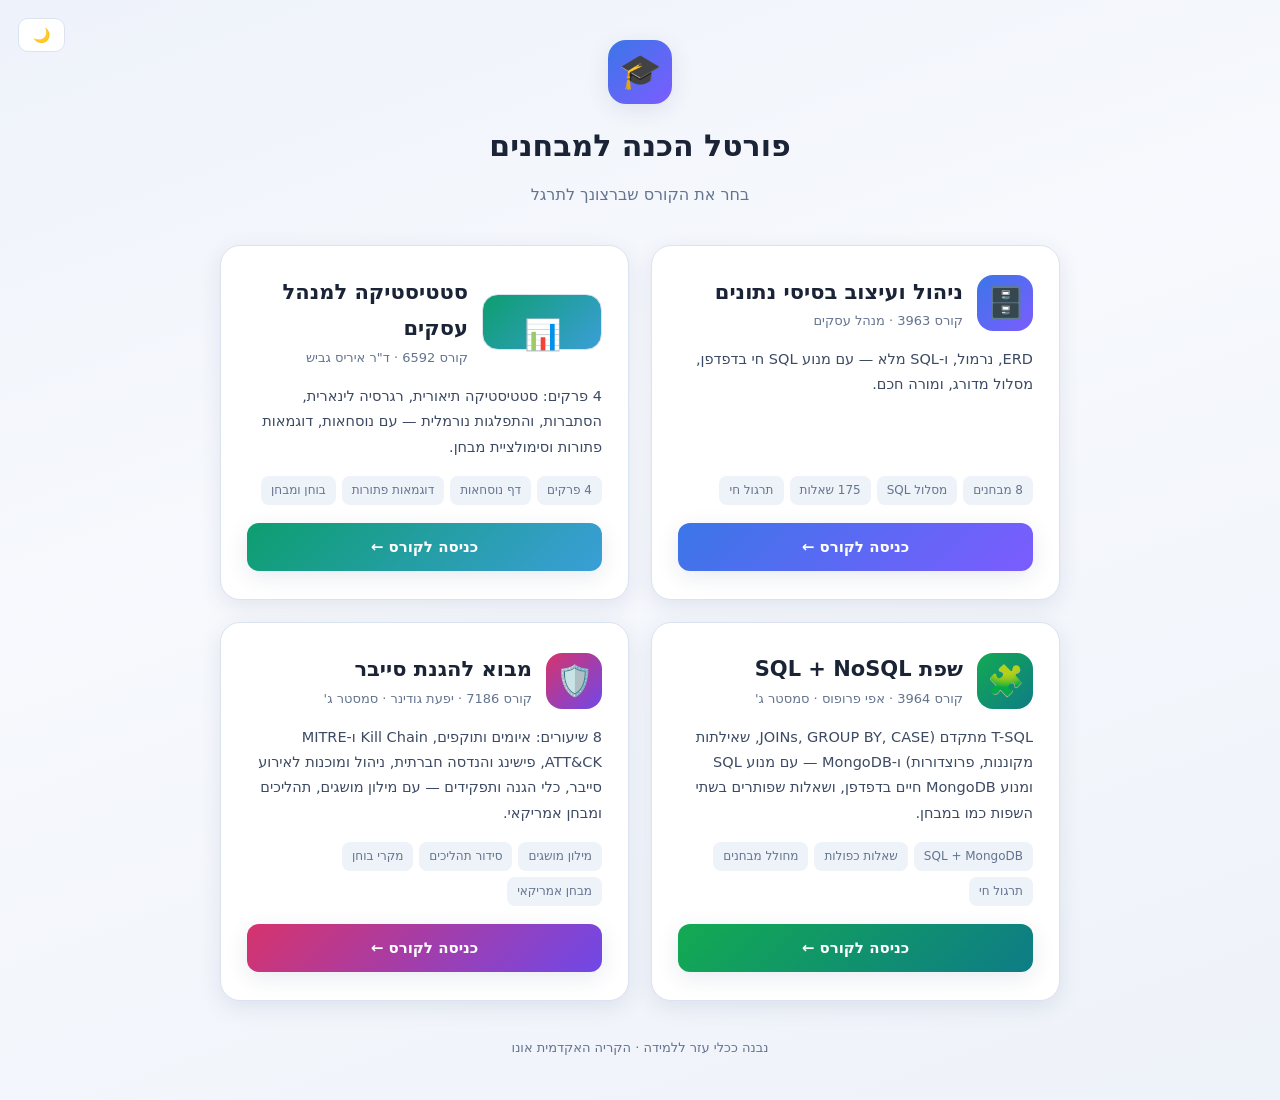
<file: index.html>
<!DOCTYPE html>
<html lang="he" dir="rtl">
<head>
  <meta charset="UTF-8">
  <meta name="viewport" content="width=device-width, initial-scale=1.0">
  <title>פורטל למידה · בחירת קורס</title>
  <link rel="stylesheet" href="css/styles.css?v=25">
</head>
<body>

<button class="theme-btn picker-theme" id="themeBtn" title="החלף ערכת נושא">🌙</button>

<div class="picker-wrap">
  <div class="picker-head">
    <div class="picker-logo">🎓</div>
    <h1>פורטל הכנה למבחנים</h1>
    <p>בחר את הקורס שברצונך לתרגל</p>
  </div>

  <div class="picker-grid">

    <a class="course-card db" href="db.html">
      <div class="cc-top">
        <div class="cc-ic db">🗄️</div>
        <div>
          <h2>ניהול ועיצוב בסיסי נתונים</h2>
          <div class="cc-code">קורס 3963 · מנהל עסקים</div>
        </div>
      </div>
      <p class="cc-desc">ERD, נרמול, ו-SQL מלא — עם מנוע SQL חי בדפדפן, מסלול מדורג, ומורה חכם.</p>
      <div class="cc-feats"><span>8 מבחנים</span><span>מסלול SQL</span><span>175 שאלות</span><span>תרגול חי</span></div>
      <span class="cc-go">כניסה לקורס ←</span>
    </a>

    <a class="course-card stat" href="stat.html">
      <div class="cc-top">
        <div class="cc-ic stat">📊</div>
        <div>
          <h2>סטטיסטיקה למנהל עסקים</h2>
          <div class="cc-code">קורס 6592 · ד"ר איריס גביש</div>
        </div>
      </div>
      <p class="cc-desc">4 פרקים: סטטיסטיקה תיאורית, רגרסיה לינארית, הסתברות, והתפלגות נורמלית — עם נוסחאות, דוגמאות פתורות וסימולציית מבחן.</p>
      <div class="cc-feats"><span>4 פרקים</span><span>דף נוסחאות</span><span>דוגמאות פתורות</span><span>בוחן ומבחן</span></div>
      <span class="cc-go">כניסה לקורס ←</span>
    </a>

    <a class="course-card sql" href="sql.html">
      <div class="cc-top">
        <div class="cc-ic sql">🧩</div>
        <div>
          <h2>שפת SQL + NoSQL</h2>
          <div class="cc-code">קורס 3964 · אפי פרופוס · סמסטר ג'</div>
        </div>
      </div>
      <p class="cc-desc">T-SQL מתקדם (JOINs, GROUP BY, CASE, שאילתות מקוננות, פרוצדורות) ו-MongoDB — עם מנוע SQL ומנוע MongoDB חיים בדפדפן, ושאלות שפותרים בשתי השפות כמו במבחן.</p>
      <div class="cc-feats"><span>SQL + MongoDB</span><span>שאלות כפולות</span><span>מחולל מבחנים</span><span>תרגול חי</span></div>
      <span class="cc-go">כניסה לקורס ←</span>
    </a>

    <a class="course-card cyber" href="cyber.html">
      <div class="cc-top">
        <div class="cc-ic cyber">🛡️</div>
        <div>
          <h2>מבוא להגנת סייבר</h2>
          <div class="cc-code">קורס 7186 · יפעת גודינר · סמסטר ג'</div>
        </div>
      </div>
      <p class="cc-desc">8 שיעורים: איומים ותוקפים, Kill Chain ו-MITRE ATT&amp;CK, פישינג והנדסה חברתית, ניהול ומוכנות לאירוע סייבר, כלי הגנה ותפקידים — עם מילון מושגים, תהליכים ומבחן אמריקאי.</p>
      <div class="cc-feats"><span>מילון מושגים</span><span>סידור תהליכים</span><span>מקרי בוחן</span><span>מבחן אמריקאי</span></div>
      <span class="cc-go">כניסה לקורס ←</span>
    </a>

  </div>

  <div class="picker-foot">נבנה ככלי עזר ללמידה · הקריה האקדמית אונו</div>
</div>

<script>
  // מתג ערכת נושא (עצמאי — לא תלוי בשאר האפליקציה)
  (function(){
    const TKEY='bdportal_theme';
    function apply(t){ document.documentElement.dataset.theme=t; try{localStorage.setItem(TKEY,t);}catch(e){}
      document.getElementById('themeBtn').textContent = t==='dark'?'☀️':'🌙'; }
    apply((()=>{ try{return localStorage.getItem(TKEY)||'light';}catch(e){return 'light';} })());
    document.getElementById('themeBtn').onclick = () =>
      apply(document.documentElement.dataset.theme==='dark'?'light':'dark');
  })();
</script>
</body>
</html>
</file>
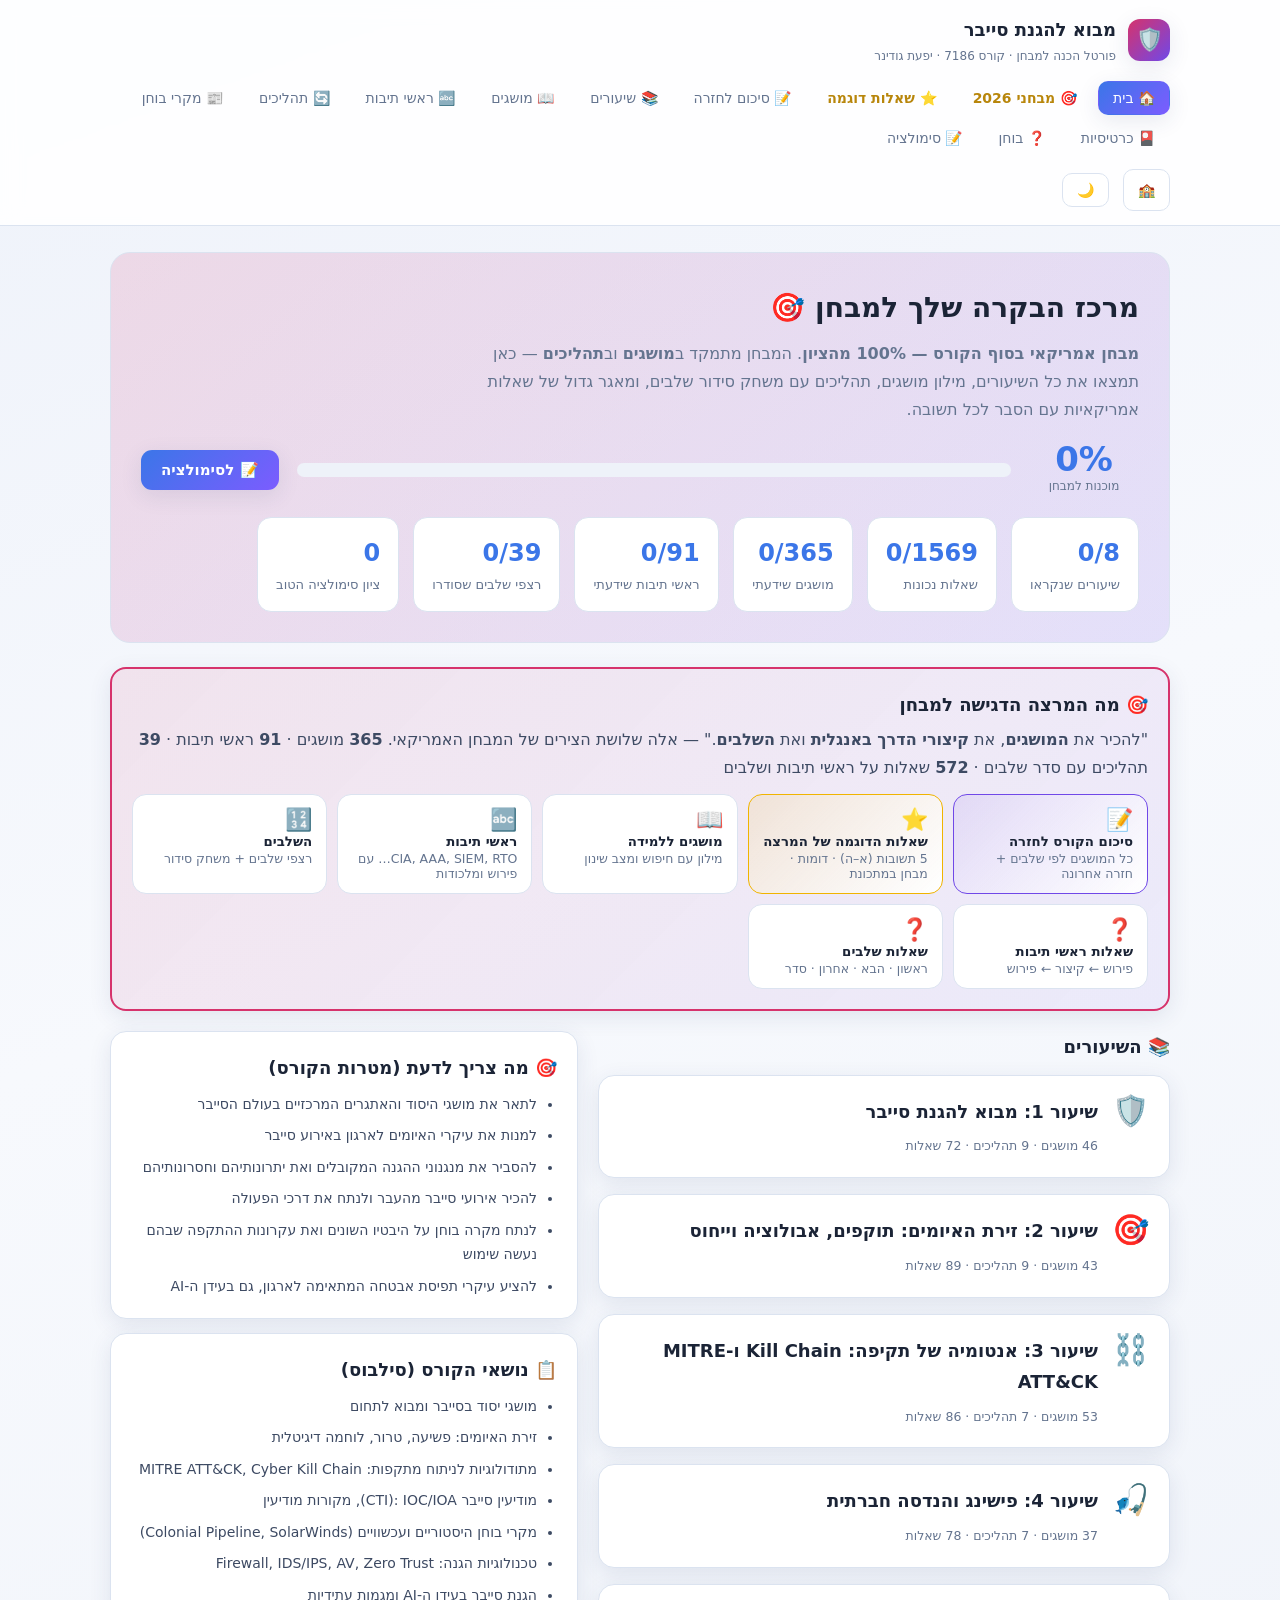
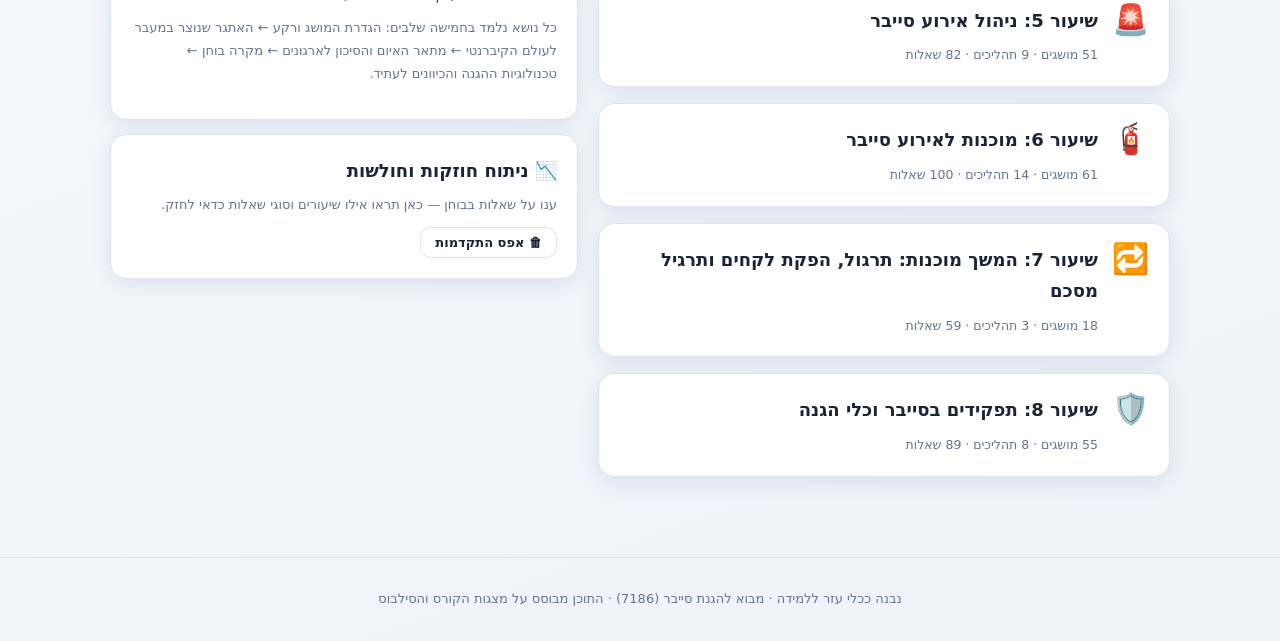
<file: cyber.html>
<!DOCTYPE html>
<html lang="he" dir="rtl">
<head>
  <meta charset="UTF-8">
  <meta name="viewport" content="width=device-width, initial-scale=1.0">
  <title>פורטל מבחן · מבוא להגנת סייבר</title>
  <link rel="stylesheet" href="css/styles.css?v=28">
</head>
<body class="p-cyber">

<header class="top">
  <div class="top-inner">
    <div class="brand">
      <div class="logo cyber-logo">🛡️</div>
      <div>
        <h1>מבוא להגנת סייבר</h1>
        <p>פורטל הכנה למבחן · קורס 7186 · יפעת גודינר</p>
      </div>
    </div>
    <nav class="tabs">
      <button data-view="home" class="active">🏠 בית</button>
      <button data-view="exam2026" class="tab-star">🎯 מבחני 2026</button>
      <button data-view="sample" class="tab-star">⭐ שאלות דוגמה</button>
      <button data-view="review">📝 סיכום לחזרה</button>
      <button data-view="lessons">📚 שיעורים</button>
      <button data-view="glossary">📖 מושגים</button>
      <button data-view="acronyms">🔤 ראשי תיבות</button>
      <button data-view="processes">🔄 תהליכים</button>
      <button data-view="cases">📰 מקרי בוחן</button>
      <button data-view="flashcards">🎴 כרטיסיות</button>
      <button data-view="quiz">❓ בוחן</button>
      <button data-view="exam">📝 סימולציה</button>
    </nav>
    <a class="theme-btn course-switch" href="index.html" title="חזרה לבחירת קורס">🏫</a>
    <button class="theme-btn" id="themeBtn" title="החלף ערכת נושא">🌙</button>
  </div>
</header>

<main>

  <!-- ============ בית ============ -->
  <section id="view-home" class="view active">
    <div class="hero cyber-hero">
      <h2>מרכז הבקרה שלך למבחן 🎯</h2>
      <p><b id="homeExamInfo"></b>. המבחן מתמקד ב<b>מושגים</b> וב<b>תהליכים</b> — כאן תמצאו את כל השיעורים, מילון מושגים, תהליכים עם משחק סידור שלבים, ומאגר גדול של שאלות אמריקאיות עם הסבר לכל תשובה.</p>
      <div class="ready-wrap">
        <div class="ready-num"><span id="readyPct">0%</span><small>מוכנות למבחן</small></div>
        <div class="ready-bar"><i id="readyBar"></i></div>
        <button class="btn" id="homeStart">📝 לסימולציה</button>
      </div>
      <div class="stat-row">
        <div class="stat"><div class="num" id="stRead">0</div><div class="lbl">שיעורים שנקראו</div></div>
        <div class="stat"><div class="num" id="stQuiz">0</div><div class="lbl">שאלות נכונות</div></div>
        <div class="stat"><div class="num" id="stKnown">0</div><div class="lbl">מושגים שידעתי</div></div>
        <div class="stat"><div class="num" id="stAcr">0</div><div class="lbl">ראשי תיבות שידעתי</div></div>
        <div class="stat"><div class="num" id="stOrder">0</div><div class="lbl">רצפי שלבים שסודרו</div></div>
        <div class="stat"><div class="num" id="stExam">0</div><div class="lbl">ציון סימולציה הטוב</div></div>
      </div>
    </div>

    <div class="card emph-card">
      <h3>🎯 מה המרצה הדגישה למבחן</h3>
      <p>"להכיר את <b>המושגים</b>, את <b>קיצורי הדרך באנגלית</b> ואת <b>השלבים</b>." — אלה שלושת הצירים של המבחן האמריקאי. <span id="emphCounts"></span></p>
      <div class="emph-grid">
        <button class="emph-btn emph-review" data-view-go="review"><span class="eb-ic">📝</span><b>סיכום הקורס לחזרה</b><small>כל המושגים לפי שלבים + חזרה אחרונה</small></button>
        <button class="emph-btn emph-star" data-view-go="sample"><span class="eb-ic">⭐</span><b>שאלות הדוגמה של המרצה</b><small>5 תשובות (א–ה) · דומות · מבחן במתכונת</small></button>
        <button class="emph-btn" data-view-go="glossary"><span class="eb-ic">📖</span><b>מושגים ללמידה</b><small>מילון עם חיפוש ומצב שינון</small></button>
        <button class="emph-btn" data-view-go="acronyms"><span class="eb-ic">🔤</span><b>ראשי תיבות</b><small>CIA, AAA, SIEM, RTO… עם פירוש ומלכודות</small></button>
        <button class="emph-btn" data-view-go="processes" data-pf="ordered"><span class="eb-ic">🔢</span><b>השלבים</b><small>רצפי שלבים + משחק סידור</small></button>
        <button class="emph-btn" data-quiz-go="acronym"><span class="eb-ic">❓</span><b>שאלות ראשי תיבות</b><small>פירוש ← קיצור ← פירוש</small></button>
        <button class="emph-btn" data-quiz-go="stage"><span class="eb-ic">❓</span><b>שאלות שלבים</b><small>ראשון · הבא · אחרון · סדר</small></button>
      </div>
    </div>

    <div class="home-grid">
      <div>
        <h3 class="sec-h">📚 השיעורים</h3>
        <div class="grid lesson-cards" id="homeLessons"></div>
      </div>
      <div>
        <div class="card">
          <h3 style="margin:0 0 8px">🎯 מה צריך לדעת (מטרות הקורס)</h3>
          <ul class="tips" id="homeGoals"></ul>
        </div>
        <div class="card" style="margin-top:14px">
          <h3 style="margin:0 0 8px">📋 נושאי הקורס (סילבוס)</h3>
          <ul class="tips" id="metaTopics"></ul>
          <p class="muted-sm" id="metaMethod" style="margin-top:10px"></p>
        </div>
        <div class="card" style="margin-top:14px">
          <h3 style="margin:0 0 8px">📉 ניתוח חוזקות וחולשות</h3>
          <div id="weakList"></div>
          <button class="btn ghost small" id="resetProg" style="margin-top:10px">🗑 אפס התקדמות</button>
        </div>
      </div>
    </div>
  </section>

  <!-- ============ שאלות דוגמה ============ -->
  <section id="view-exam2026" class="view">
    <h2 class="view-title">🎯 מבחני 2026 — במתכונת שאלות הדוגמה החדשות</h2>
    <p class="subtitle">15 שאלות הדוגמה של המרצה, ועוד 180 שאלות שנכתבו באותו סגנון — מסיחים שהם מושגים אמיתיים מתחרים, לא ניסוחים מוגזמים. מתוכן 12 מבחני תרגול מלאים.</p>
    <div id="e26Body"></div>
  </section>

  <section id="view-sample" class="view">
    <h2 class="view-title">⭐ שאלות הדוגמה של המרצה</h2>
    <p class="subtitle">כך נראה המבחן: שאלות אמריקאיות עם 5 תשובות. כאן שאלות הדוגמה עם הסבר ואיך לפסול מסיחים, שאלות דומות, ובנק שאלות בסגנון המרצה מכל השיעורים.</p>
    <div id="sampleBody"></div>
  </section>

  <!-- ============ סיכום לחזרה ============ -->
  <section id="view-review" class="view">
    <h2 class="view-title">📝 סיכום הקורס לחזרה</h2>
    <p class="subtitle">הסיכום של כל הקורס בשבעה שלבים — מושג ופירוש קצר, מקרי הבוחן ורשימת "חזרה אחרונה". אפשר להסתיר את הפירושים ולבחון את עצמכם.</p>
    <div id="reviewBody"></div>
  </section>

  <!-- ============ שיעורים ============ -->
  <section id="view-lessons" class="view">
    <h2 class="view-title">📚 השיעורים</h2>
    <p class="subtitle">סיכום מלא של כל שיעור לפי המצגות — עם מושגי השיעור, התהליכים ומקרי הבוחן.</p>
    <div class="topic-nav" id="lessonNav"></div>
    <div class="topic-body" id="lessonBody"></div>
  </section>

  <!-- ============ מושגים ============ -->
  <section id="view-glossary" class="view">
    <h2 class="view-title">📖 מילון מושגים</h2>
    <p class="subtitle">כל המושגים מכל השיעורים, בניסוח של המצגות. חפשו, סננו לפי שיעור, או עברו למצב שינון.</p>
    <div class="gloss-tools">
      <input type="search" id="glossSearch" class="gloss-search" placeholder="🔍 חיפוש מושג (עברית או אנגלית)…">
      <button class="btn ghost small" id="glossHide">🙈 מצב שינון (הסתר הגדרות)</button>
      <span class="muted-sm" id="glossCount"></span>
    </div>
    <div class="chip-row" id="glossLessons"></div>
    <div id="glossBody"></div>
  </section>

  <!-- ============ ראשי תיבות ============ -->
  <section id="view-acronyms" class="view">
    <h2 class="view-title">🔤 ראשי תיבות — קיצורי הדרך באנגלית</h2>
    <p class="subtitle">כל הקיצורים מכל השיעורים: הפירוש באנגלית, המשמעות בעברית, מלכודות ("לא להתבלבל עם") ומספרי שקפים. במבחן שואלים גם "מה פירוש X" וגם "איזה קיצור מתאים להגדרה".</p>
    <div class="gloss-tools">
      <input type="search" id="acrSearch" class="gloss-search" placeholder="🔍 חיפוש (CIA, RTO, זמינות…)">
      <button class="btn ghost small" id="acrHide">🙈 מצב שינון (הסתר פירושים)</button>
      <span class="muted-sm" id="acrCount"></span>
    </div>
    <div class="chip-row small" id="acrCats"></div>
    <div class="sql-actions acr-actions">
      <button class="btn small" id="acrDrillBtn">⚡ תרגול מהיר — 10 שאלות</button>
      <button class="btn ghost small" id="acrQuizBtn">❓ כל שאלות ראשי התיבות בבוחן</button>
      <button class="btn ghost small" id="acrFcBtn">🎴 כרטיסיות ראשי תיבות</button>
    </div>
    <div id="acrBody"></div>
    <div id="acrDrill"></div>
  </section>

  <!-- ============ תהליכים ============ -->
  <section id="view-processes" class="view">
    <h2 class="view-title">🔄 תהליכים ומודלים</h2>
    <p class="subtitle">כל המודלים והתהליכים בשלבים. לחצו "סדרו את השלבים" כדי לתרגל את הסדר — שאלות על סדר שלבים חוזרות במבחנים אמריקאיים.</p>
    <div id="procBody"></div>
  </section>

  <!-- ============ מקרי בוחן ============ -->
  <section id="view-cases" class="view">
    <h2 class="view-title">📰 מקרי בוחן</h2>
    <p class="subtitle">אירועי הסייבר שנלמדו: מה קרה, איך תקפו, ומה הלקח.</p>
    <div id="casesBody"></div>
  </section>

  <!-- ============ כרטיסיות ============ -->
  <section id="view-flashcards" class="view">
    <h2 class="view-title">🎴 כרטיסיות מושגים</h2>
    <p class="subtitle">לחצו על הכרטיס כדי להפוך. אפשר לתרגל בשני הכיוונים: מושג ← הגדרה, והגדרה ← מושג.</p>
    <div class="chip-row" id="fcSrc" style="justify-content:center"></div>
    <div class="chip-row small" id="fcLessons" style="justify-content:center"></div>
    <div class="fc-controls">
      <button class="btn ghost small" id="fcPrev">→ הקודם</button>
      <span id="fcCounter" style="font-weight:700"></span>
      <button class="btn ghost small" id="fcNext">הבא ←</button>
      <button class="btn small" id="fcShuffle">🔀 ערבב</button>
      <button class="btn ghost small" id="fcDir">🔁 הפוך: הגדרה ← מושג</button>
      <button class="btn ghost small" id="fcMode">🎯 רק מה שעוד לא ידוע</button>
    </div>
    <div class="flashcard cyber-fc">
      <div class="fc-inner" id="fcInner">
        <div class="fc-face fc-front"><div class="tag"><span id="fcFrontTag">מושג</span> <span id="fcKnownBadge" class="fc-badge">✓ ידוע</span></div><div class="txt" id="fcFrontTxt"></div><div class="fc-hint">לחצו להצגת התשובה</div></div>
        <div class="fc-face fc-back"><div class="tag">תשובה</div><div class="txt" id="fcBackTxt"></div></div>
      </div>
    </div>
    <div class="fc-actions">
      <button class="btn small ok-btn" id="fcKnow">✓ ידעתי</button>
      <button class="btn ghost small" id="fcDontKnow">✗ עוד לא — הצג שוב בקרוב</button>
    </div>
  </section>

  <!-- ============ בוחן ============ -->
  <section id="view-quiz" class="view">
    <h2 class="view-title">❓ בוחן אמריקאי</h2>
    <p class="subtitle">סננו לפי שיעור וסוג שאלה (מושגים / תהליכים / תרחישים / מקרי בוחן / כלים). סדר התשובות מתערבב בכל פעם, ומיד אחרי כל תשובה מופיע הסבר.</p>
    <div id="quizFilters"></div>
    <div id="quizResult"></div>
    <div id="quizBody"></div>
    <div class="scorebar">
      <span id="quizScore" style="font-weight:700"></span>
      <button class="btn ghost small" id="quizRestart">🔄 ערבב והתחל מחדש</button>
    </div>
  </section>

  <!-- ============ סימולציה ============ -->
  <section id="view-exam" class="view">
    <h2 class="view-title">📝 סימולציית מבחן אמריקאי</h2>
    <div id="examIntro">
      <p class="subtitle">כל לחיצה מחוללת מבחן חדש מהמאגר, בחלוקה יחסית לפי השיעורים ועם עדיפות לשאלות שעוד לא ראיתם. הציון, ההסברים והניתוח לפי שיעור מוצגים בסיום.</p>
      <div class="exam-modes" id="examModes"></div>
    </div>
    <div id="examRun" class="hidden">
      <div class="scorebar exam-bar">
        <b id="examModeTitle"></b>
        <span id="examProgress"></span>
        <span>⏱ <span class="exam-timer" id="examTimer">00:00</span></span>
        <button class="btn small" id="examFinishBtn">סיים והצג ציון</button>
        <button class="btn ghost small hidden" id="examRestartBtn">↺ מבחן חדש</button>
      </div>
      <div id="examResult"></div>
      <div id="examBody"></div>
    </div>
  </section>

</main>

<footer>נבנה ככלי עזר ללמידה · מבוא להגנת סייבר (7186) · התוכן מבוסס על מצגות הקורס והסילבוס</footer>

<script src="js/bidi.js?v=28"></script>
<script src="js/cyber-meta.js?v=28"></script>
<script src="js/cyber-L1.js?v=28"></script>
<script src="js/cyber-L2.js?v=28"></script>
<script src="js/cyber-L3.js?v=28"></script>
<script src="js/cyber-L4.js?v=28"></script>
<script src="js/cyber-L5.js?v=28"></script>
<script src="js/cyber-L6.js?v=28"></script>
<script src="js/cyber-L7.js?v=28"></script>
<script src="js/cyber-L8.js?v=28"></script>
<script src="js/cyber-stages.js?v=28"></script>
<script src="js/cyber-acronyms.js?v=28"></script>
<script src="js/cyber-sample.js?v=28"></script>
<script src="js/cyber-summary.js?v=28"></script>
<script src="js/cyber-exam2026.js?v=28"></script>
<script src="js/cyber-app.js?v=28"></script>
</body>
</html>
</file>
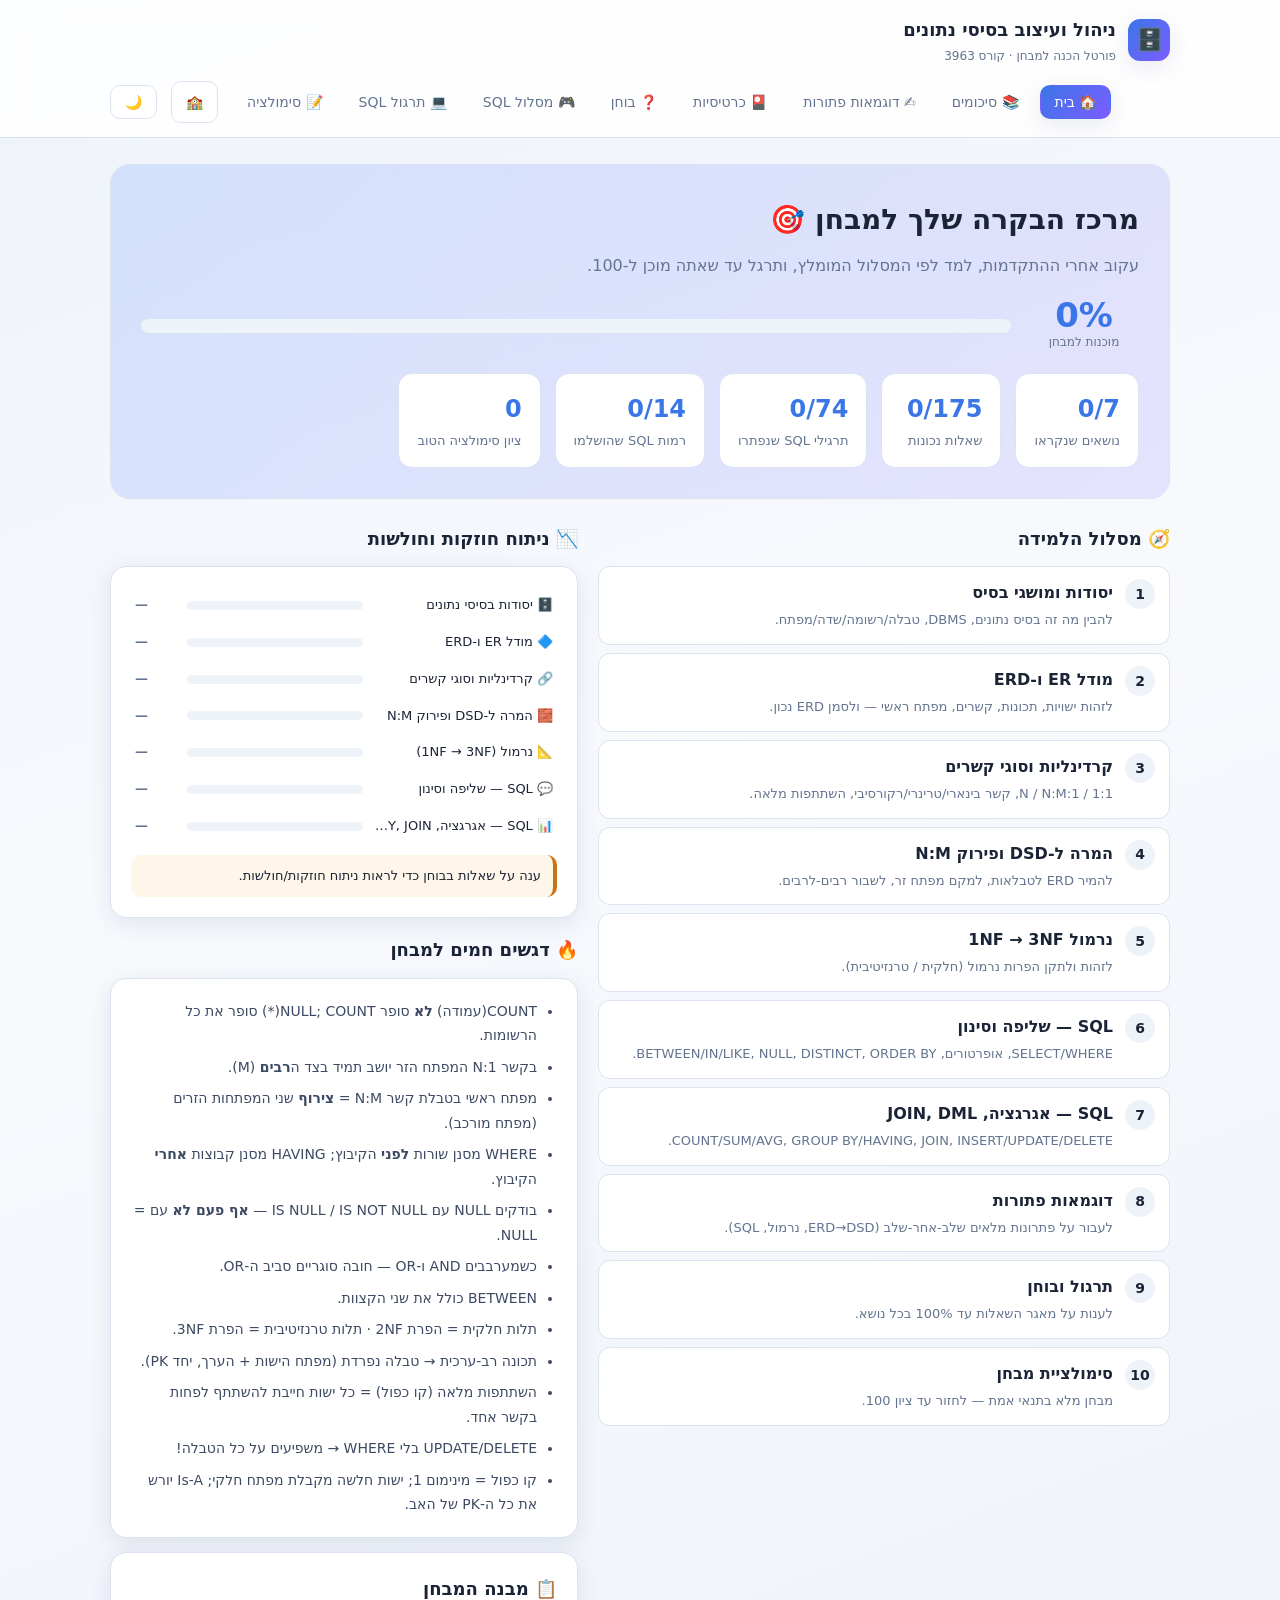
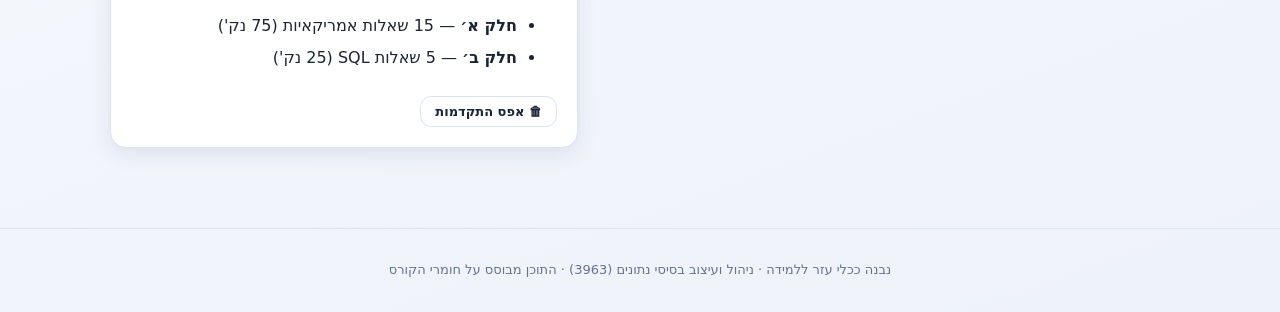
<file: db.html>
﻿<!DOCTYPE html>
<html lang="he" dir="rtl">
<head>
  <meta charset="UTF-8">
  <meta name="viewport" content="width=device-width, initial-scale=1.0">
  <title>פורטל מבחן · ניהול ועיצוב בסיסי נתונים</title>
  <link rel="stylesheet" href="css/styles.css?v=25">
</head>
<body>

<header class="top">
  <div class="top-inner">
    <div class="brand">
      <div class="logo">🗄️</div>
      <div>
        <h1>ניהול ועיצוב בסיסי נתונים</h1>
        <p>פורטל הכנה למבחן · קורס 3963</p>
      </div>
    </div>
    <nav class="tabs">
      <button data-view="home" class="active">🏠 בית</button>
      <button data-view="topics">📚 סיכומים</button>
      <button data-view="examples">✍️ דוגמאות פתורות</button>
      <button data-view="flashcards">🎴 כרטיסיות</button>
      <button data-view="quiz">❓ בוחן</button>
      <button data-view="sqllevels">🎮 מסלול SQL</button>
      <button data-view="sql">💻 תרגול SQL</button>
      <button data-view="exam">📝 סימולציה</button>
    </nav>
    <a class="theme-btn course-switch" href="index.html" title="חזרה לבחירת קורס">🏫</a>
    <button class="theme-btn" id="themeBtn" title="החלף ערכת נושא">🌙</button>
  </div>
</header>

<main>

  <!-- ============ בית ============ -->
  <section id="view-home" class="view active">
    <div class="hero">
      <h2>מרכז הבקרה שלך למבחן 🎯</h2>
      <p>עקוב אחרי ההתקדמות, למד לפי המסלול המומלץ, ותרגל עד שאתה מוכן ל-100.</p>
      <div class="ready-wrap">
        <div class="ready-num"><span id="readyPct">0%</span><small>מוכנות למבחן</small></div>
        <div class="ready-bar"><i id="readyBar"></i></div>
      </div>
      <div class="stat-row">
        <div class="stat"><div class="num" id="statTopics">0</div><div class="lbl">נושאים שנקראו</div></div>
        <div class="stat"><div class="num" id="statQuiz">0</div><div class="lbl">שאלות נכונות</div></div>
        <div class="stat"><div class="num" id="statSql">0</div><div class="lbl">תרגילי SQL שנפתרו</div></div>
        <div class="stat"><div class="num" id="statLevels">0</div><div class="lbl">רמות SQL שהושלמו</div></div>
        <div class="stat"><div class="num" id="statExam">0</div><div class="lbl">ציון סימולציה הטוב</div></div>
      </div>
    </div>

    <div class="home-grid">
      <div>
        <h3 class="sec-h">🧭 מסלול הלמידה</h3>
        <div id="pathList" class="path-list"></div>
      </div>
      <div>
        <h3 class="sec-h">📉 ניתוח חוזקות וחולשות</h3>
        <div class="card" id="weakTopics"></div>
        <h3 class="sec-h" style="margin-top:16px">🔥 דגשים חמים למבחן</h3>
        <div class="card"><ul id="tipsList" class="tips"></ul></div>
        <div class="card" style="margin-top:14px">
          <h3 style="margin:0 0 8px">📋 מבנה המבחן</h3>
          <ul class="exam-struct">
            <li><b>חלק א׳</b> — 15 שאלות אמריקאיות (75 נק')</li>
            <li><b>חלק ב׳</b> — 5 שאלות SQL (25 נק')</li>
          </ul>
          <button class="btn ghost small" id="resetProg" style="margin-top:8px">🗑 אפס התקדמות</button>
        </div>
      </div>
    </div>
  </section>

  <!-- ============ סיכומים ============ -->
  <section id="view-topics" class="view">
    <h2 class="view-title">📚 סיכומי נושאים</h2>
    <p class="subtitle">בחרו נושא לקריאה ממוקדת. שימו לב לתיבות "🎯 דגשים למבחן".</p>
    <div class="topic-nav" id="topicNav"></div>
    <div class="topic-body" id="topicBody"></div>
  </section>

  <!-- ============ דוגמאות פתורות ============ -->
  <section id="view-examples" class="view">
    <h2 class="view-title">✍️ דוגמאות פתורות — שלב אחר שלב</h2>
    <p class="subtitle">פתרונות מלאים לנושאים הקשים: המרת ERD ל-DSD, נרמול, ובניית שאילתת SQL.</p>
    <div id="examplesBody"></div>
  </section>

  <!-- ============ כרטיסיות ============ -->
  <section id="view-flashcards" class="view">
    <h2 class="view-title">🎴 כרטיסיות זיכרון</h2>
    <p class="subtitle">לחצו על הכרטיס כדי להפוך אותו. מצוין לחזרה מהירה לפני המבחן.</p>
    <div class="fc-controls">
      <button class="btn ghost small" id="fcPrev">→ הקודם</button>
      <span id="fcCounter" style="font-weight:700"></span>
      <button class="btn ghost small" id="fcNext">הבא ←</button>
      <button class="btn small" id="fcShuffle">🔀 ערבב</button>
      <button class="btn ghost small" id="fcMode">🔁 רק מה שעוד לא ידוע</button>
    </div>
    <div class="flashcard">
      <div class="fc-inner" id="fcInner">
        <div class="fc-face fc-front"><div class="tag">מושג <span id="fcKnownBadge" class="fc-badge">✓ ידוע</span></div><div class="txt" id="fcFrontTxt"></div><div class="fc-hint">לחצו להצגת ההסבר</div></div>
        <div class="fc-face fc-back"><div class="tag">הסבר</div><div class="txt" id="fcBackTxt"></div></div>
      </div>
    </div>
    <div class="fc-actions">
      <button class="btn small" id="fcKnow" style="background:linear-gradient(135deg,var(--good),#1ba273)">✓ ידעתי</button>
      <button class="btn ghost small" id="fcDontKnow">✗ עוד לא — הצג שוב בקרוב</button>
    </div>
  </section>

  <!-- ============ בוחן ============ -->
  <section id="view-quiz" class="view">
    <h2 class="view-title">❓ בוחן אמריקאי</h2>
    <p class="subtitle">מאגר של עשרות שאלות. סננו לפי נושא, בחרו תשובה וקבלו הסבר מיידי.</p>
    <div class="topic-nav" id="quizFilters"></div>
    <div id="quizResult"></div>
    <div id="quizBody"></div>
    <div class="scorebar">
      <span id="quizScore" style="font-weight:700"></span>
      <button class="btn ghost small" id="quizRestart">🔄 אתחל בוחן</button>
    </div>
  </section>

  <!-- ============ מסלול SQL מדורג ============ -->
  <section id="view-sqllevels" class="view">
    <h2 class="view-title">🎮 מסלול SQL מדורג</h2>
    <p class="subtitle">14 רמות ננעלות — כל רמה עם שיעור קצר והרבה תרגול. פותרים הכל, פותחים את הבאה. כך החומר ישב לך לעומק.</p>
    <div class="levels-topbar">
      <span id="levelsProgress"></span>
      <div class="levels-progbar"><i id="levelsProgBar"></i></div>
    </div>
    <div id="levelsGrid" class="levels-grid"></div>
    <div id="levelDetail" class="hidden"></div>
  </section>

  <!-- ============ תרגול SQL ============ -->
  <section id="view-sql" class="view">
    <h2 class="view-title">💻 מגרש תרגול SQL</h2>
    <p class="subtitle">כתבו שאילתה, הריצו על בסיס נתונים אמיתי, ובדקו אוטומטית מול הפתרון.</p>
    <div class="topic-nav" id="sqlFilters" style="margin-bottom:14px"></div>
    <div class="sql-layout">
      <aside class="sql-side">
        <h4>בחר שאלה</h4>
        <div id="sqlQList"></div>
        <h4 style="margin-top:16px">טבלאות זמינות</h4>
        <div class="tbl-list" id="tblList"></div>
      </aside>
      <div class="sql-main">
        <div class="prompt-box">
          <div class="q-title" id="sqlPromptTitle"></div>
          <div id="sqlPromptText"></div>
          <div id="sqlTablePreview"></div>
        </div>
        <textarea id="sqlInput" placeholder="-- כתבו כאן את השאילתה שלכם&#10;SELECT * FROM Students;" spellcheck="false"></textarea>
        <div class="sql-actions">
          <button class="btn" id="sqlRun" title="Ctrl+Enter">▶ הרץ</button>
          <button class="btn" id="sqlCheck" style="background:linear-gradient(135deg,var(--good),#1ba273)">✓ בדוק תשובה</button>
          <button class="btn ghost small" id="sqlExpectBtn">🎯 תוצאה רצויה</button>
          <button class="btn ghost small" id="sqlHintBtn">💡 רמז</button>
          <button class="btn ghost small" id="sqlSolBtn">👁 הצג פתרון</button>
          <button class="btn ghost small" id="sqlReset">🗑 נקה</button>
        </div>
        <div class="kbd-hint">⌨ Ctrl+Enter — הרצה מהירה</div>
        <div id="sqlHint" style="color:var(--warn);font-size:14px"></div>
        <div id="sqlLint"></div>
        <div class="feedback" id="sqlFeedback"></div>
        <pre class="sol-box" id="sqlSolution"></pre>
        <div class="alt-sol" id="sqlAltSolutions"></div>
        <div class="result-wrap" id="sqlResult"></div>
        <div class="engine-status" id="engineStatus"></div>
      </div>
    </div>
  </section>

  <!-- ============ סימולציה ============ -->
  <section id="view-exam" class="view">
    <h2 class="view-title">📝 סימולציית מבחן מלאה</h2>
    <div id="examIntro">
      <p class="subtitle" style="text-align:center">שמונה מבחנים מלאים בתנאי אמת — אין משוב תוך כדי, הציון וההסברים מוצגים בסיום.</p>
      <div class="exam-pick">
        <div class="card">
          <h3>📄 מבחן לדוגמה 1</h3>
          <p>המבחן הרשמי לדוגמה מהקורס.<br>15 שאלות אמריקאיות (75 נק') + 5 שאלות SQL (25 נק').</p>
          <button class="btn" id="examStart1">🚀 התחל מבחן 1</button>
        </div>
        <div class="card">
          <h3>📄 מבחן תרגול 2</h3>
          <p>מבחן התרגול הנוסף שקיבלתם.<br>17 שאלות אמריקאיות + 5 שאלות SQL (ציון מנורמל ל-100).</p>
          <button class="btn" id="examStart2">🚀 התחל מבחן 2</button>
        </div>
        <div class="card">
          <h3>📄 מבחן תרגול 3</h3>
          <p>מבחן נוסף במתכונת המבחן האמיתי — תרחישים חדשים.<br>15 שאלות אמריקאיות (75 נק') + 5 שאלות SQL (25 נק').</p>
          <button class="btn" id="examStart3">🚀 התחל מבחן 3</button>
        </div>
        <div class="card">
          <h3>📄 מבחן תרגול 4</h3>
          <p>מבחן רביעי במתכונת המבחן האמיתי — תרחישים חדשים.<br>15 שאלות אמריקאיות (75 נק') + 5 שאלות SQL (25 נק').</p>
          <button class="btn" id="examStart4">🚀 התחל מבחן 4</button>
        </div>
        <div class="card">
          <h3>📄 מבחן תרגול 5</h3>
          <p>מבחן חמישי במתכונת המבחן האמיתי — תרחישים חדשים.<br>15 שאלות אמריקאיות (75 נק') + 5 שאלות SQL (25 נק').</p>
          <button class="btn" id="examStart5">🚀 התחל מבחן 5</button>
        </div>
        <div class="card">
          <h3>📄 מבחן תרגול 6</h3>
          <p>מבחן שישי במתכונת המבחן האמיתי — תרחישים חדשים.<br>15 שאלות אמריקאיות (75 נק') + 5 שאלות SQL (25 נק').</p>
          <button class="btn" id="examStart6">🚀 התחל מבחן 6</button>
        </div>
        <div class="card">
          <h3>📄 מבחן תרגול 7</h3>
          <p>מבחן שביעי במתכונת המבחן האמיתי — תרחישים חדשים.<br>15 שאלות אמריקאיות (75 נק') + 5 שאלות SQL (25 נק').</p>
          <button class="btn" id="examStart7">🚀 התחל מבחן 7</button>
        </div>
        <div class="card">
          <h3>📄 מבחן תרגול 8</h3>
          <p>מבחן שמיני במתכונת המבחן האמיתי — תרחישים חדשים.<br>15 שאלות אמריקאיות (75 נק') + 5 שאלות SQL (25 נק').</p>
          <button class="btn" id="examStart8">🚀 התחל מבחן 8</button>
        </div>
      </div>
    </div>
    <div id="examRun" class="hidden">
      <div class="scorebar" style="position:sticky;top:72px;margin:0 0 18px;border-radius:14px;border:1px solid var(--line)">
        <span>⏱ זמן: <span class="exam-timer" id="examTimer">00:00</span></span>
        <button class="btn small" id="examFinishBtn">סיים והצג ציון</button>
        <button class="btn ghost small hidden" id="examRestartBtn">↺ מבחן חדש</button>
      </div>
      <div id="examResult"></div>
      <div id="examBody"></div>
    </div>
  </section>

</main>

<footer>נבנה ככלי עזר ללמידה · ניהול ועיצוב בסיסי נתונים (3963) · התוכן מבוסס על חומרי הקורס</footer>

<script src="js/content.js?v=17"></script>
<script src="js/questions.js?v=17"></script>
<script src="js/sqldata.js?v=17"></script>
<script src="js/sqllevels.js?v=17"></script>
<script src="js/app.js?v=17"></script>
</body>
</html>
</file>
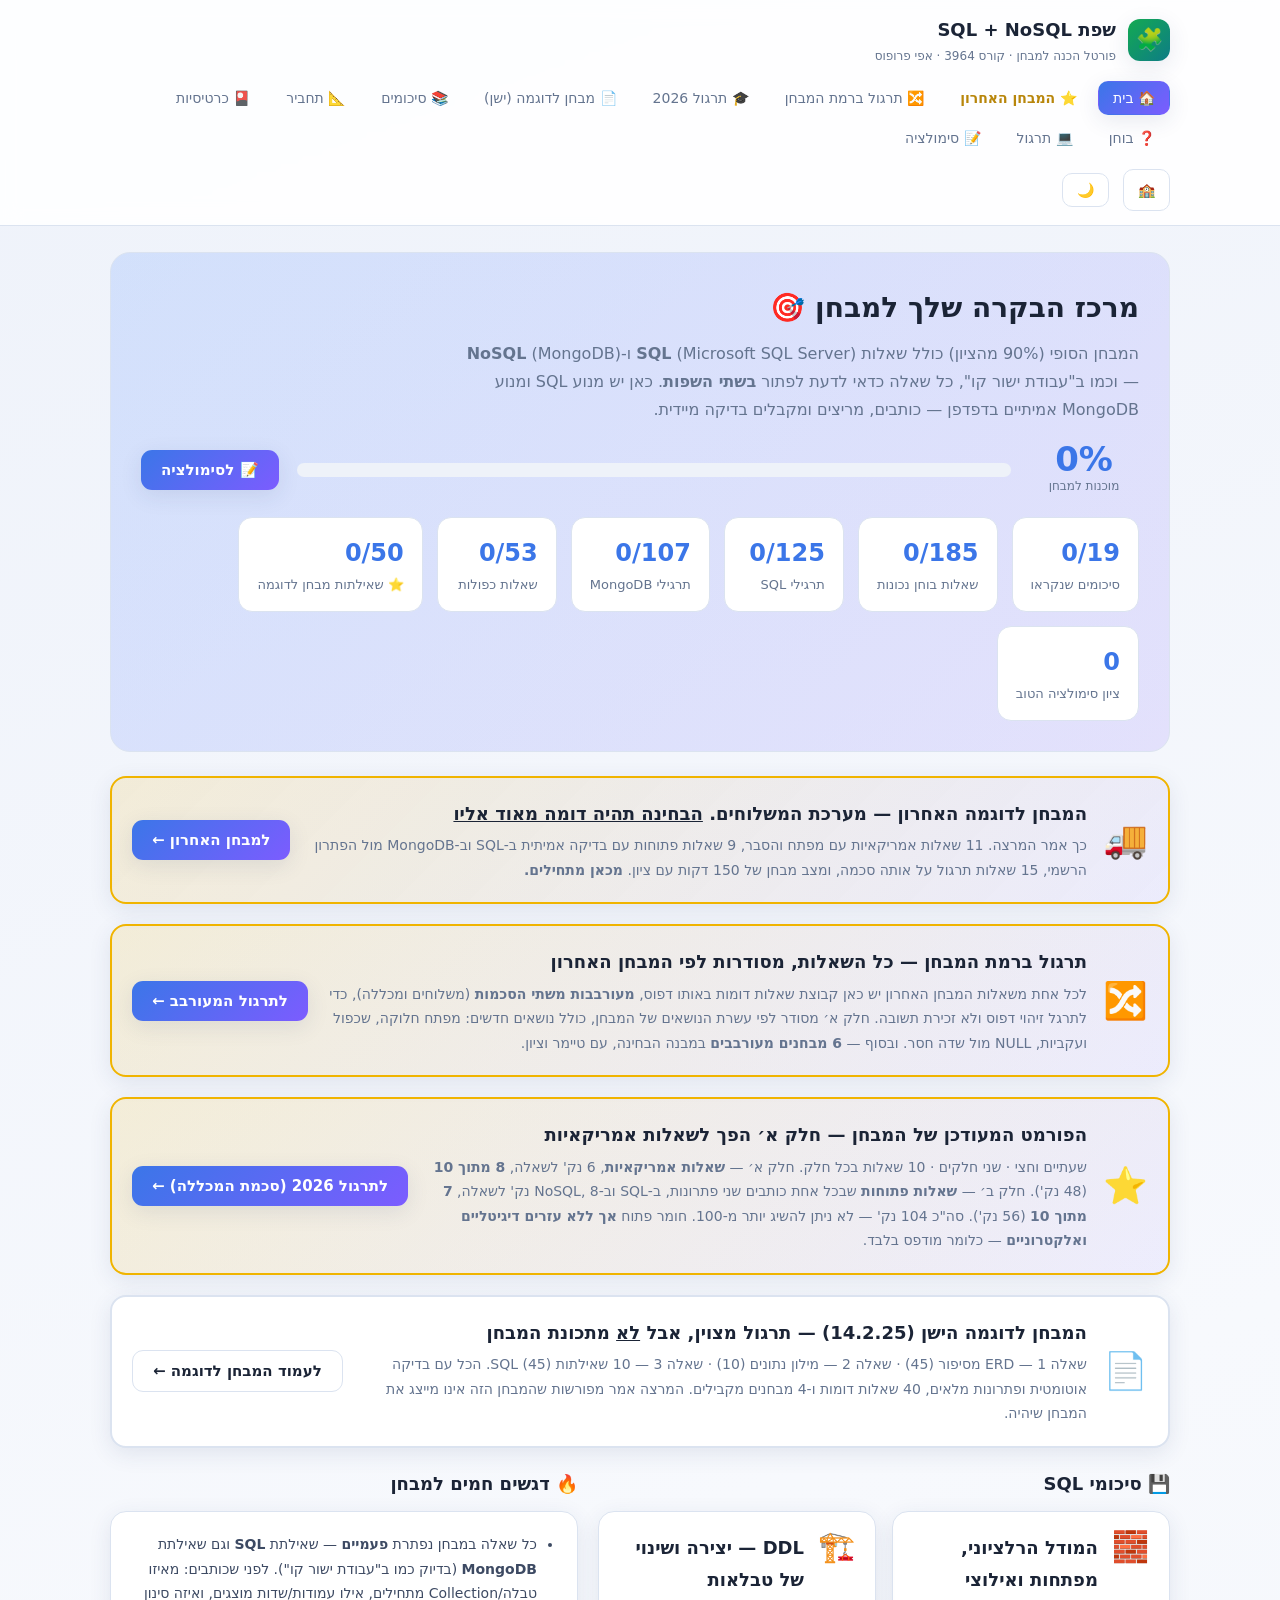
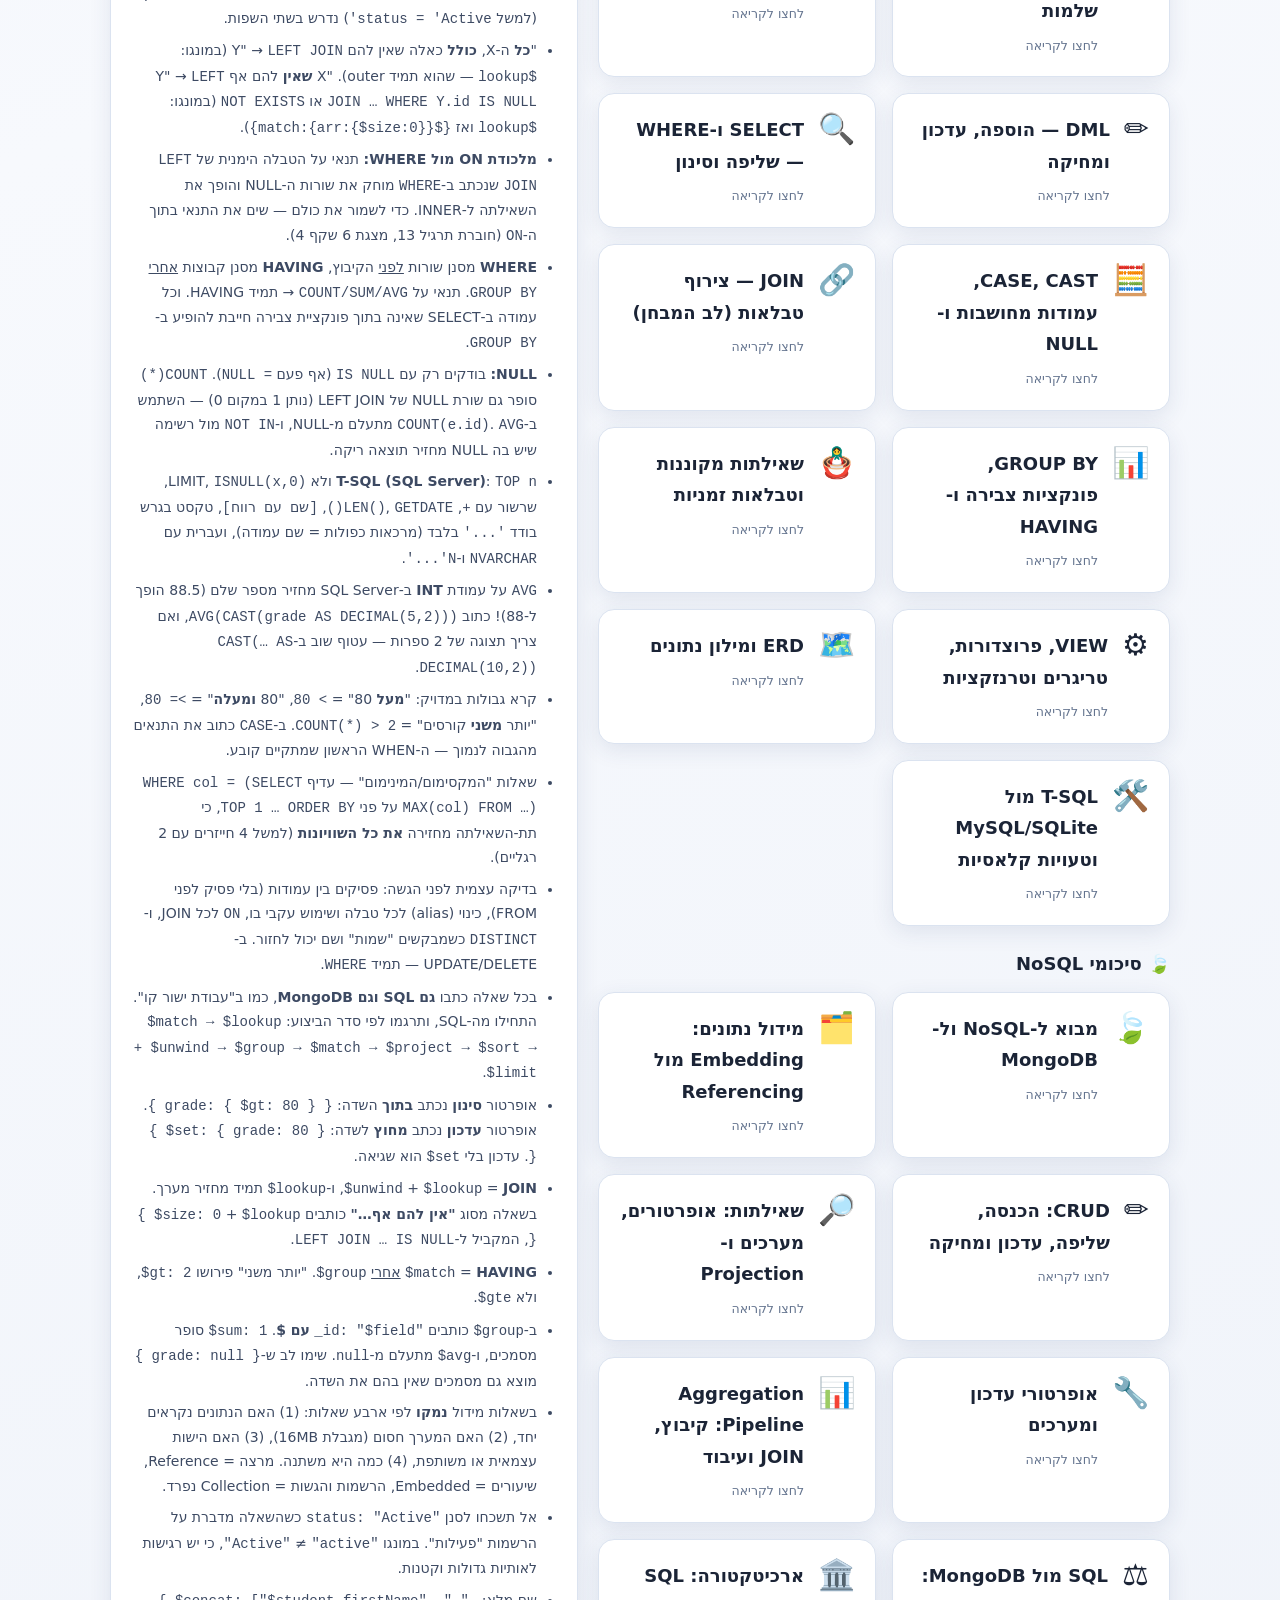
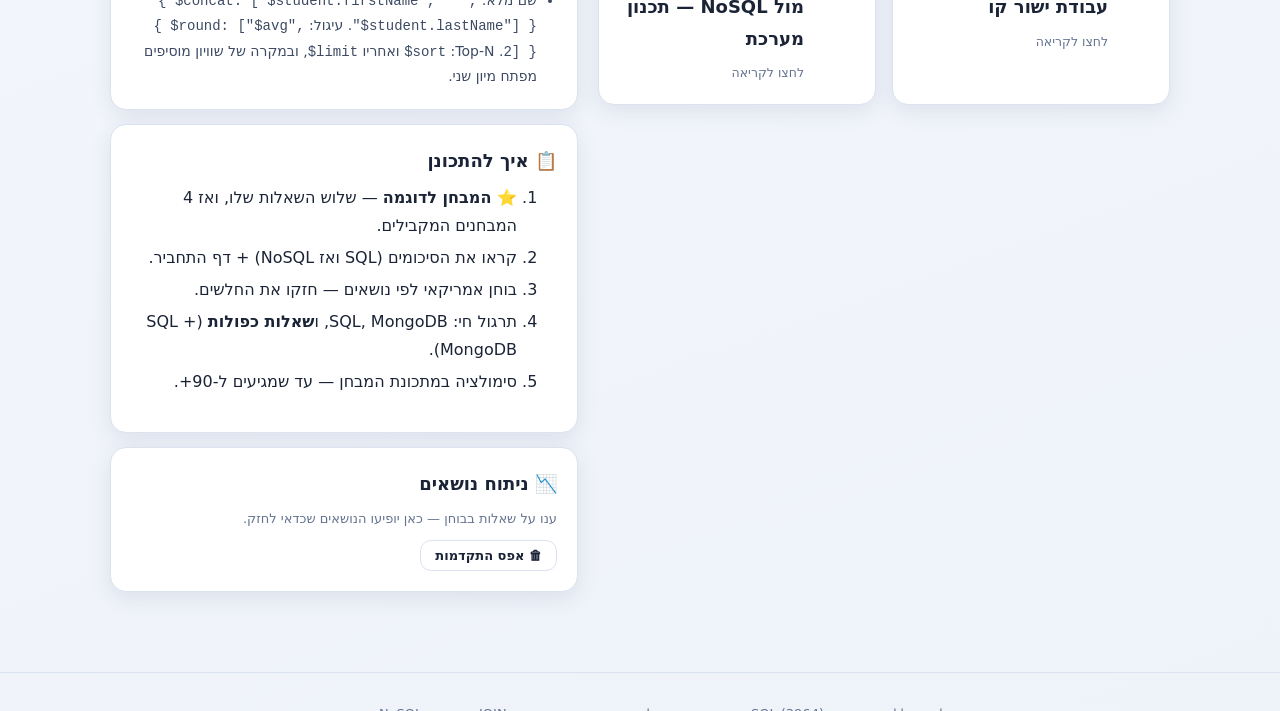
<file: sql.html>
<!DOCTYPE html>
<html lang="he" dir="rtl">
<head>
  <meta charset="UTF-8">
  <meta name="viewport" content="width=device-width, initial-scale=1.0">
  <title>פורטל מבחן · שפת SQL + NoSQL</title>
  <link rel="stylesheet" href="css/styles.css?v=34">
</head>
<body class="p-sql">

<header class="top">
  <div class="top-inner">
    <div class="brand">
      <div class="logo sql-logo">🧩</div>
      <div>
        <h1>שפת SQL + NoSQL</h1>
        <p>פורטל הכנה למבחן · קורס 3964 · אפי פרופוס</p>
      </div>
    </div>
    <nav class="tabs">
      <button data-view="home" class="active">🏠 בית</button>
      <button data-view="ship" class="tab-star">⭐ המבחן האחרון</button>
      <button data-view="mix">🔀 תרגול ברמת המבחן</button>
      <button data-view="exam2">🎓 תרגול 2026</button>
      <button data-view="sample">📄 מבחן לדוגמה (ישן)</button>
      <button data-view="chapters">📚 סיכומים</button>
      <button data-view="syntax">📐 תחביר</button>
      <button data-view="flashcards">🎴 כרטיסיות</button>
      <button data-view="quiz">❓ בוחן</button>
      <button data-view="lab">💻 תרגול</button>
      <button data-view="exam">📝 סימולציה</button>
    </nav>
    <a class="theme-btn course-switch" href="index.html" title="חזרה לבחירת קורס">🏫</a>
    <button class="theme-btn" id="themeBtn" title="החלף ערכת נושא">🌙</button>
  </div>
</header>

<main>

  <!-- ============ בית ============ -->
  <section id="view-home" class="view active">
    <div class="hero">
      <h2>מרכז הבקרה שלך למבחן 🎯</h2>
      <p>המבחן הסופי (90% מהציון) כולל שאלות <b>SQL</b> (Microsoft SQL Server) ו-<b>NoSQL</b> (MongoDB) — וכמו ב"עבודת ישור קו", כל שאלה כדאי לדעת לפתור <b>בשתי השפות</b>. כאן יש מנוע SQL ומנוע MongoDB אמיתיים בדפדפן — כותבים, מריצים ומקבלים בדיקה מיידית.</p>
      <div class="ready-wrap">
        <div class="ready-num"><span id="readyPct">0%</span><small>מוכנות למבחן</small></div>
        <div class="ready-bar"><i id="readyBar"></i></div>
        <button class="btn" id="homeStart">📝 לסימולציה</button>
      </div>
      <div class="stat-row">
        <div class="stat"><div class="num" id="stRead">0</div><div class="lbl">סיכומים שנקראו</div></div>
        <div class="stat"><div class="num" id="stQuiz">0</div><div class="lbl">שאלות בוחן נכונות</div></div>
        <div class="stat"><div class="num" id="stSql">0</div><div class="lbl">תרגילי SQL</div></div>
        <div class="stat"><div class="num" id="stMongo">0</div><div class="lbl">תרגילי MongoDB</div></div>
        <div class="stat"><div class="num" id="stDual">0</div><div class="lbl">שאלות כפולות</div></div>
        <div class="stat"><div class="num" id="stSample">0</div><div class="lbl">⭐ שאילתות מבחן לדוגמה</div></div>
        <div class="stat"><div class="num" id="stExam">0</div><div class="lbl">ציון סימולציה הטוב</div></div>
      </div>
    </div>

    <div class="card sample-banner">
      <div class="sb-ic">🚚</div>
      <div><h3>המבחן לדוגמה האחרון — מערכת המשלוחים. <u>הבחינה תהיה דומה מאוד אליו</u></h3>
        <p>כך אמר המרצה. 11 שאלות אמריקאיות עם מפתח והסבר, 9 שאלות פתוחות עם בדיקה אמיתית ב-SQL וב-MongoDB מול הפתרון הרשמי, 15 שאלות תרגול על אותה סכמה, ומצב מבחן של 150 דקות עם ציון. <b>מכאן מתחילים.</b></p></div>
      <button class="btn" data-view-go="ship">למבחן האחרון ←</button>
    </div>

    <div class="card sample-banner">
      <div class="sb-ic">🔀</div>
      <div><h3>תרגול ברמת המבחן — כל השאלות, מסודרות לפי המבחן האחרון</h3>
        <p>לכל אחת משאלות המבחן האחרון יש כאן קבוצת שאלות דומות באותו דפוס, <b>מעורבבות משתי הסכמות</b> (משלוחים ומכללה), כדי לתרגל זיהוי דפוס ולא זכירת תשובה. חלק א׳ מסודר לפי עשרת הנושאים של המבחן, כולל נושאים חדשים: מפתח חלוקה, שכפול ועקביות, NULL מול שדה חסר. ובסוף — <b>6 מבחנים מעורבבים</b> במבנה הבחינה, עם טיימר וציון.</p></div>
      <button class="btn" data-view-go="mix">לתרגול המעורבב ←</button>
    </div>

    <div class="card sample-banner">
      <div class="sb-ic">⭐</div>
      <div><h3>הפורמט המעודכן של המבחן — חלק א׳ הפך לשאלות אמריקאיות</h3>
        <p>שעתיים וחצי · שני חלקים · 10 שאלות בכל חלק. חלק א׳ — <b>שאלות אמריקאיות</b>, 6 נק' לשאלה, <b>8 מתוך 10</b> (48 נק'). חלק ב׳ — <b>שאלות פתוחות</b> שבכל אחת כותבים שני פתרונות, ב-SQL וב-NoSQL, 8 נק' לשאלה, <b>7 מתוך 10</b> (56 נק'). סה"כ 104 נק' — לא ניתן להשיג יותר מ-100. חומר פתוח <b>אך ללא עזרים דיגיטליים ואלקטרוניים</b> — כלומר מודפס בלבד.</p></div>
      <button class="btn" data-view-go="exam2">לתרגול 2026 (סכמת המכללה) ←</button>
    </div>

    <div class="card sample-banner" style="border-color:var(--line);background:var(--card)">
      <div class="sb-ic">📄</div>
      <div><h3>המבחן לדוגמה הישן (14.2.25) — תרגול מצוין, אבל <u>לא</u> מתכונת המבחן</h3>
        <p>שאלה 1 — ERD מסיפור (45) · שאלה 2 — מילון נתונים (10) · שאלה 3 — 10 שאילתות SQL (45). הכל עם בדיקה אוטומטית ופתרונות מלאים, 40 שאלות דומות ו-4 מבחנים מקבילים. המרצה אמר מפורשות שהמבחן הזה אינו מייצג את המבחן שיהיה.</p></div>
      <button class="btn ghost" data-view-go="sample">לעמוד המבחן לדוגמה ←</button>
    </div>

    <div class="home-grid">
      <div>
        <h3 class="sec-h">💾 סיכומי SQL</h3>
        <div class="grid cards" id="homeSqlCards"></div>
        <h3 class="sec-h" style="margin-top:22px">🍃 סיכומי NoSQL</h3>
        <div class="grid cards" id="homeNosqlCards"></div>
      </div>
      <div>
        <h3 class="sec-h">🔥 דגשים חמים למבחן</h3>
        <div class="card"><ul id="tipsList" class="tips"></ul></div>
        <div class="card" style="margin-top:14px">
          <h3 style="margin:0 0 8px">📋 איך להתכונן</h3>
          <ol class="exam-struct">
            <li><b>⭐ המבחן לדוגמה</b> — שלוש השאלות שלו, ואז 4 המבחנים המקבילים.</li>
            <li>קראו את הסיכומים (SQL ואז NoSQL) + דף התחביר.</li>
            <li>בוחן אמריקאי לפי נושאים — חזקו את החלשים.</li>
            <li>תרגול חי: SQL, MongoDB, ו<b>שאלות כפולות</b> (SQL + MongoDB).</li>
            <li>סימולציה במתכונת המבחן — עד שמגיעים ל-90+.</li>
          </ol>
        </div>
        <div class="card" style="margin-top:14px">
          <h3 style="margin:0 0 8px">📉 ניתוח נושאים</h3>
          <div id="weakList"></div>
          <button class="btn ghost small" id="resetProg" style="margin-top:10px">🗑 אפס התקדמות</button>
        </div>
      </div>
    </div>
  </section>

  <!-- ============ ⭐ המבחן לדוגמה האחרון — סכמת המשלוחים ============ -->
  <section id="view-ship" class="view"></section>

  <!-- ============ 🔀 תרגול ברמת המבחן — כל המאגרים לפי המבחן האחרון ============ -->
  <section id="view-mix" class="view"></section>

  <!-- ============ 🎓 תרגול 2026 — סכמת המכללה ============ -->
  <section id="view-exam2" class="view"></section>

  <!-- ============ מבחן לדוגמה (ישן) ============ -->
  <section id="view-sample" class="view">
    <div class="card e2-warn" style="margin-bottom:18px">
      <h3>⚠ המבחן שבעמוד הזה אינו מייצג את המבחן שיהיה</h3>
      <p>המרצה אמר זאת <b>מפורשות</b> בשיעור 13/10: המבחן לדוגמה הישן (14.2.25 — ERD, מילון נתונים ו-10 שאילתות SQL) <b>אינו מייצג</b> את מבנה המבחן הקרוב. במבחן החדש אין ERD ואין <code>CREATE TABLE</code>, ובמקומם חלק ארכיטקטורה שעונים עליו <b>במילים בלבד</b>, וחלק שאילתות שבו כותבים <b>גם SQL וגם MongoDB</b> לאותה שאלה.</p>
      <p>הפורמט המעודכן, לפי המבחן לדוגמה החדש (21/10/2026), נמצא בלשונית <b>"⭐ מבחן 2026"</b>. העמוד הזה נשאר כאן כתרגול SQL מצוין — ERD, מילון נתונים ועשרות שאילתות עם בדיקה אוטומטית — אבל <b>לא</b> כמתכונת המבחן.</p>
      <button class="btn" data-view-go="exam2">⭐ לתרגול 2026 (סכמת המכללה) ←</button>
    </div>
    <div id="sampleBody"></div>
  </section>

  <!-- ============ סיכומים ============ -->
  <section id="view-chapters" class="view">
    <h2 class="view-title">📚 סיכומים</h2>
    <p class="subtitle">כל הנושאים מהמצגות, החוברות והעבודות — עם דוגמאות שרצות על הנתונים של הקורס.</p>
    <div class="topic-nav track-toggle" id="chapTrack"></div>
    <div class="topic-nav" id="chapNav"></div>
    <div class="topic-body" id="chapBody"></div>
  </section>

  <!-- ============ תחביר ============ -->
  <section id="view-syntax" class="view">
    <h2 class="view-title">📐 דף תחביר מרוכז</h2>
    <p class="subtitle">T-SQL ו-MongoDB בטבלה אחת + מילון תרגום בין השפות. מצוין לחזרה של הרגע האחרון.</p>
    <div id="syntaxBody"></div>
  </section>

  <!-- ============ כרטיסיות ============ -->
  <section id="view-flashcards" class="view">
    <h2 class="view-title">🎴 כרטיסיות זיכרון</h2>
    <p class="subtitle">לחצו על הכרטיס כדי להפוך אותו.</p>
    <div class="topic-nav track-toggle" id="fcTrack" style="justify-content:center"></div>
    <div class="fc-controls">
      <button class="btn ghost small" id="fcPrev">→ הקודם</button>
      <span id="fcCounter" style="font-weight:700"></span>
      <button class="btn ghost small" id="fcNext">הבא ←</button>
      <button class="btn small" id="fcShuffle">🔀 ערבב</button>
      <button class="btn ghost small" id="fcMode">🔁 רק מה שעוד לא ידוע</button>
    </div>
    <div class="flashcard">
      <div class="fc-inner" id="fcInner">
        <div class="fc-face fc-front"><div class="tag">מושג / פקודה <span id="fcKnownBadge" class="fc-badge">✓ ידוע</span></div><div class="txt" id="fcFrontTxt"></div><div class="fc-hint">לחצו להצגת ההסבר</div></div>
        <div class="fc-face fc-back"><div class="tag">הסבר</div><div class="txt" id="fcBackTxt"></div></div>
      </div>
    </div>
    <div class="fc-actions">
      <button class="btn small" id="fcKnow" style="background:linear-gradient(135deg,var(--good),#1ba273)">✓ ידעתי</button>
      <button class="btn ghost small" id="fcDontKnow">✗ עוד לא — הצג שוב בקרוב</button>
    </div>
  </section>

  <!-- ============ בוחן ============ -->
  <section id="view-quiz" class="view">
    <h2 class="view-title">❓ בוחן אמריקאי</h2>
    <p class="subtitle">סננו לפי SQL / NoSQL ולפי נושא. הסבר מלא מיד אחרי כל תשובה. סדר התשובות מעורבב בכל פעם.</p>
    <div id="quizFilters"></div>
    <div id="quizResult"></div>
    <div id="quizBody"></div>
    <div class="scorebar">
      <span id="quizScore" style="font-weight:700"></span>
      <button class="btn ghost small" id="quizRestart">🔄 ערבב והתחל מחדש</button>
    </div>
  </section>

  <!-- ============ תרגול ============ -->
  <section id="view-lab" class="view">
    <h2 class="view-title">💻 תרגול חי</h2>
    <p class="subtitle">כותבים, מריצים ובודקים מול מנוע אמיתי. SQL נכתב בתחביר <b>SQL Server</b> (TOP, YEAR, ISNULL, + …) ומומר אוטומטית.</p>
    <div class="lab-tabs" id="labTabs">
      <button data-lab="dual">🔀 שאלות כפולות: SQL + MongoDB</button>
      <button data-lab="sql">💾 מעבדת SQL</button>
      <button data-lab="mongo">🍃 מעבדת MongoDB</button>
    </div>

    <!-- --- שאלות כפולות --- -->
    <div class="lab-pane" id="lab-dual">
      <div id="dualFilters"></div>
      <div class="sql-layout">
        <aside class="sql-side">
          <h4 id="dualListHead">שאלות</h4>
          <div id="dualQList" class="q-list"></div>
        </aside>
        <div class="sql-main">
          <div class="prompt-box">
            <div class="q-title" id="dualTitle"></div>
            <div id="dualPrompt" class="prompt-text"></div>
            <div id="dualPreview"></div>
          </div>
          <div class="dual-grid">
            <div class="dual-col">
              <div class="col-title">💾 SQL (T-SQL)</div>
              <textarea class="code-input" id="dualSql" spellcheck="false" placeholder="SELECT …"></textarea>
              <div class="sql-actions">
                <button class="btn small" id="dualSqlRun">▶ הרץ</button>
                <button class="btn small ok-btn" id="dualSqlCheck">✓ בדוק</button>
              </div>
              <div id="dualSqlLint"></div>
              <div class="feedback" id="dualSqlFb"></div>
              <div class="result-wrap slim" id="dualSqlRes"></div>
            </div>
            <div class="dual-col">
              <div class="col-title">🍃 MongoDB</div>
              <textarea class="code-input" id="dualMongo" spellcheck="false" placeholder="db.students.find({ … })"></textarea>
              <div class="sql-actions">
                <button class="btn small" id="dualMongoRun">▶ הרץ</button>
                <button class="btn small ok-btn" id="dualMongoCheck">✓ בדוק</button>
              </div>
              <div id="dualMongoLint"></div>
              <div class="feedback" id="dualMongoFb"></div>
              <div class="result-wrap slim" id="dualMongoRes"></div>
            </div>
          </div>
          <div><button class="btn ghost small" id="dualSolBtn">👁 הצג פתרונות + הסברים</button></div>
          <div id="dualSolution" class="sol-wrap hidden"></div>
          <div class="engine-status" data-engine-status></div>
        </div>
      </div>
    </div>

    <!-- --- מעבדת SQL --- -->
    <div class="lab-pane hidden" id="lab-sql">
      <div id="sqlFilters"></div>
      <div class="sql-layout">
        <aside class="sql-side">
          <h4 id="sqlListHead">תרגילים</h4>
          <div id="sqlQList" class="q-list"></div>
          <h4 style="margin-top:14px">🗂 הטבלאות</h4>
          <div class="tbl-list" id="sqlSchemaBox"></div>
        </aside>
        <div class="sql-main">
          <div class="prompt-box">
            <div class="q-title" id="sqlTitle"></div>
            <div id="sqlPrompt" class="prompt-text"></div>
            <div id="sqlPreview"></div>
          </div>
          <textarea id="sqlInput" class="code-input big" placeholder="-- כתבו כאן את השאילתה (T-SQL)&#10;SELECT * FROM Students;" spellcheck="false"></textarea>
          <div class="sql-actions">
            <button class="btn" id="sqlRun" title="Ctrl+Enter">▶ הרץ</button>
            <button class="btn ok-btn" id="sqlCheck">✓ בדוק תשובה</button>
            <button class="btn ghost small" id="sqlExpect">🎯 תוצאה רצויה</button>
            <button class="btn ghost small" id="sqlHintBtn">💡 רמז</button>
            <button class="btn ghost small" id="sqlSolBtn">👁 פתרון</button>
            <button class="btn ghost small" id="sqlReset">🗑 נקה</button>
          </div>
          <div id="sqlHint" class="hint-line"></div>
          <div id="sqlLint"></div>
          <div class="feedback" id="sqlFeedback"></div>
          <div id="sqlNotes"></div>
          <div id="sqlSolution" class="sol-wrap hidden"></div>
          <div class="result-wrap" id="sqlResult"></div>
          <div class="engine-status" data-engine-status></div>
        </div>
      </div>
    </div>

    <!-- --- מעבדת MongoDB --- -->
    <div class="lab-pane hidden" id="lab-mongo">
      <div id="mongoFilters"></div>
      <div class="sql-layout">
        <aside class="sql-side">
          <h4 id="mongoListHead">תרגילים</h4>
          <div id="mongoQList" class="q-list"></div>
          <h4 style="margin-top:14px">🍃 Collections</h4>
          <div class="tbl-list" id="mongoCollBox"></div>
        </aside>
        <div class="sql-main">
          <div class="prompt-box">
            <div class="q-title" id="mongoTitle"></div>
            <div id="mongoPrompt" class="prompt-text"></div>
            <div id="mongoPreview"></div>
          </div>
          <textarea id="mongoInput" class="code-input big" placeholder='db.students.find({ city: "Tel Aviv" })' spellcheck="false"></textarea>
          <div class="sql-actions">
            <button class="btn" id="mongoRun" title="Ctrl+Enter">▶ הרץ</button>
            <button class="btn ok-btn m-graded" id="mongoCheck">✓ בדוק תשובה</button>
            <button class="btn ghost small m-graded" id="mongoExpect">🎯 תוצאה רצויה</button>
            <button class="btn ghost small" id="mongoHintBtn">💡 רמז</button>
            <button class="btn ghost small m-graded" id="mongoSolBtn">👁 פתרון</button>
            <button class="btn ghost small" id="mongoReset">🗑 נקה</button>
          </div>
          <div id="mongoHint" class="hint-line"></div>
          <div id="mongoLint"></div>
          <div class="feedback" id="mongoFeedback"></div>
          <div id="mongoSolution" class="sol-wrap hidden"></div>
          <div class="result-wrap" id="mongoResult"></div>
          <div class="engine-status" data-engine-status></div>
        </div>
      </div>
    </div>
  </section>

  <!-- ============ סימולציה ============ -->
  <section id="view-exam" class="view">
    <h2 class="view-title">📝 סימולציית מבחן</h2>
    <div id="examIntro">
      <p class="subtitle">כל לחיצה מחוללת מבחן חדש מהמאגר. אפשר להריץ שאילתות במהלך המבחן — הציון והפתרונות מוצגים בסיום.</p>
      <div class="exam-modes" id="examModes"></div>
    </div>
    <div id="examRun" class="hidden">
      <div class="scorebar exam-bar">
        <b id="examModeTitle"></b>
        <span>⏱ <span class="exam-timer" id="examTimer">00:00</span></span>
        <button class="btn small" id="examFinishBtn">סיים והצג ציון</button>
        <button class="btn ghost small hidden" id="examRestartBtn">↺ מבחן חדש</button>
      </div>
      <div id="examResult"></div>
      <div id="examBody"></div>
      <div class="engine-status" data-engine-status></div>
    </div>
  </section>

</main>

<footer>נבנה ככלי עזר ללמידה · שפת SQL (3964) · התוכן מבוסס על מצגות הקורס, חוברת ה-JOIN, שיעור ה-NoSQL ועבודות ההגשה</footer>

<script src="js/tsql-compat.js?v=34"></script>
<script src="js/mongo-sim.js?v=34"></script>
<script src="js/grader.js?v=34"></script>
<script src="js/college2-data.js?v=34"></script>
<script src="js/sql-data.js?v=34"></script>
<script src="js/nosql-data.js?v=34"></script>
<script src="js/sql-content.js?v=34"></script>
<script src="js/nosql-content.js?v=34"></script>
<script src="js/sql-questions.js?v=34"></script>
<script src="js/nosql-questions.js?v=34"></script>
<script src="js/arch-content.js?v=34"></script>
<script src="js/sql-exercises.js?v=34"></script>
<script src="js/sample-variants.js?v=34"></script>
<script src="js/sample-exam.js?v=34"></script>
<script src="js/sample-stories.js?v=34"></script>
<script src="js/nosql-exercises.js?v=34"></script>
<script src="js/dual-questions.js?v=34"></script>
<script src="js/exam2-data.js?v=34"></script>
<script src="js/exam2-bank.js?v=34"></script>
<script src="js/sql-app.js?v=34"></script>
<script src="js/sample-view.js?v=34"></script>
<script src="js/exam2-mcq.js?v=34"></script>
<script src="js/exam2-view.js?v=34"></script>
<script src="js/ship-data.js?v=34"></script>
<script src="js/ship-exam.js?v=34"></script>
<script src="js/ship-view.js?v=34"></script>
<script src="js/mix-view.js?v=34"></script>
</body>
</html>
</file>
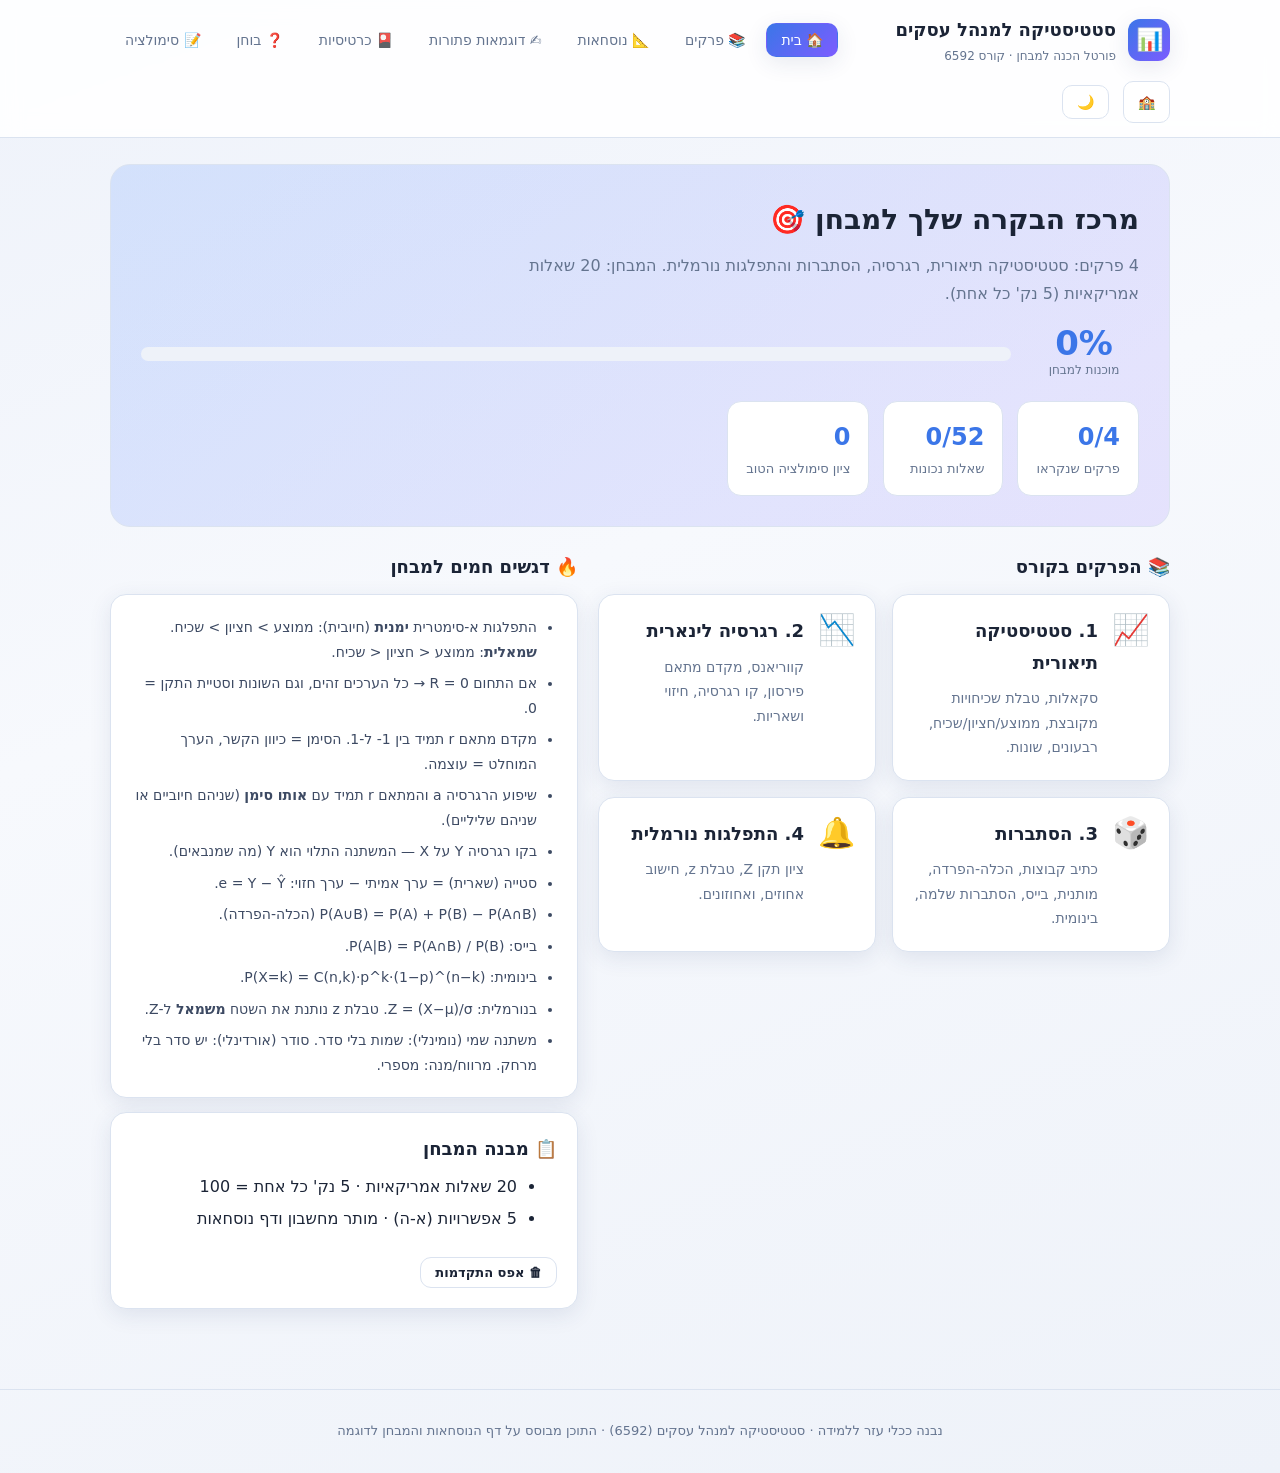
<file: stat.html>
﻿<!DOCTYPE html>
<html lang="he" dir="rtl">
<head>
  <meta charset="UTF-8">
  <meta name="viewport" content="width=device-width, initial-scale=1.0">
  <title>פורטל מבחן · סטטיסטיקה למנהל עסקים</title>
  <link rel="stylesheet" href="css/styles.css?v=25">
</head>
<body>

<header class="top">
  <div class="top-inner">
    <div class="brand">
      <div class="logo">📊</div>
      <div>
        <h1>סטטיסטיקה למנהל עסקים</h1>
        <p>פורטל הכנה למבחן · קורס 6592</p>
      </div>
    </div>
    <nav class="tabs">
      <button data-view="home" class="active">🏠 בית</button>
      <button data-view="chapters">📚 פרקים</button>
      <button data-view="formulas">📐 נוסחאות</button>
      <button data-view="examples">✍️ דוגמאות פתורות</button>
      <button data-view="flashcards">🎴 כרטיסיות</button>
      <button data-view="quiz">❓ בוחן</button>
      <button data-view="exam">📝 סימולציה</button>
    </nav>
    <a class="theme-btn course-switch" href="index.html" title="חזרה לבחירת קורס">🏫</a>
    <button class="theme-btn" id="themeBtn" title="החלף ערכת נושא">🌙</button>
  </div>
</header>

<main>

  <!-- ============ בית ============ -->
  <section id="view-home" class="view active">
    <div class="hero">
      <h2>מרכז הבקרה שלך למבחן 🎯</h2>
      <p>4 פרקים: סטטיסטיקה תיאורית, רגרסיה, הסתברות והתפלגות נורמלית. המבחן: 20 שאלות אמריקאיות (5 נק' כל אחת).</p>
      <div class="ready-wrap">
        <div class="ready-num"><span id="readyPct">0%</span><small>מוכנות למבחן</small></div>
        <div class="ready-bar"><i id="readyBar"></i></div>
      </div>
      <div class="stat-row">
        <div class="stat"><div class="num" id="statChapters">0</div><div class="lbl">פרקים שנקראו</div></div>
        <div class="stat"><div class="num" id="statQuiz">0</div><div class="lbl">שאלות נכונות</div></div>
        <div class="stat"><div class="num" id="statExam">0</div><div class="lbl">ציון סימולציה הטוב</div></div>
      </div>
    </div>

    <div class="home-grid">
      <div>
        <h3 class="sec-h">📚 הפרקים בקורס</h3>
        <div class="grid cards" id="chapterCards"></div>
      </div>
      <div>
        <h3 class="sec-h">🔥 דגשים חמים למבחן</h3>
        <div class="card"><ul id="tipsList" class="tips"></ul></div>
        <div class="card" style="margin-top:14px">
          <h3 style="margin:0 0 8px">📋 מבנה המבחן</h3>
          <ul class="exam-struct">
            <li>20 שאלות אמריקאיות · 5 נק' כל אחת = 100</li>
            <li>5 אפשרויות (א-ה) · מותר מחשבון ודף נוסחאות</li>
          </ul>
          <button class="btn ghost small" id="resetProg" style="margin-top:8px">🗑 אפס התקדמות</button>
        </div>
      </div>
    </div>
  </section>

  <!-- ============ פרקים ============ -->
  <section id="view-chapters" class="view">
    <h2 class="view-title">📚 סיכומי פרקים</h2>
    <p class="subtitle">בחרו פרק לקריאה ממוקדת. שימו לב לנוסחאות ולתיבות הדגשים.</p>
    <div class="topic-nav" id="chapterNav"></div>
    <div class="topic-body" id="chapterBody"></div>
  </section>

  <!-- ============ נוסחאות ============ -->
  <section id="view-formulas" class="view">
    <h2 class="view-title">📐 דף נוסחאות מרוכז</h2>
    <p class="subtitle">כל הנוסחאות לפי פרקים — בדיוק כמו הדף שמותר לך במבחן.</p>
    <div id="formulasBody"></div>
  </section>

  <!-- ============ דוגמאות פתורות ============ -->
  <section id="view-examples" class="view">
    <h2 class="view-title">✍️ דוגמאות פתורות — שלב אחר שלב</h2>
    <p class="subtitle">פתרונות מלאים עם כל החישובים: רגרסיה, בייס, בינומית ונורמלית.</p>
    <div id="examplesBody"></div>
  </section>

  <!-- ============ כרטיסיות ============ -->
  <section id="view-flashcards" class="view">
    <h2 class="view-title">🎴 כרטיסיות זיכרון</h2>
    <p class="subtitle">לחצו על הכרטיס כדי להפוך אותו. מצוין לשינון נוסחאות.</p>
    <div class="fc-controls">
      <button class="btn ghost small" id="fcPrev">→ הקודם</button>
      <span id="fcCounter" style="font-weight:700"></span>
      <button class="btn ghost small" id="fcNext">הבא ←</button>
      <button class="btn small" id="fcShuffle">🔀 ערבב</button>
      <button class="btn ghost small" id="fcMode">🔁 רק מה שעוד לא ידוע</button>
    </div>
    <div class="flashcard">
      <div class="fc-inner" id="fcInner">
        <div class="fc-face fc-front"><div class="tag">מושג / נוסחה <span id="fcKnownBadge" class="fc-badge">✓ ידוע</span></div><div class="txt" id="fcFrontTxt"></div><div class="fc-hint">לחצו להצגת ההסבר</div></div>
        <div class="fc-face fc-back"><div class="tag">הסבר</div><div class="txt" id="fcBackTxt"></div></div>
      </div>
    </div>
    <div class="fc-actions">
      <button class="btn small" id="fcKnow" style="background:linear-gradient(135deg,var(--good),#1ba273)">✓ ידעתי</button>
      <button class="btn ghost small" id="fcDontKnow">✗ עוד לא — הצג שוב בקרוב</button>
    </div>
  </section>

  <!-- ============ בוחן ============ -->
  <section id="view-quiz" class="view">
    <h2 class="view-title">❓ בוחן אמריקאי</h2>
    <p class="subtitle">שאלות מכל הפרקים, כולל שאלות מהמבחן לדוגמה. סננו לפי פרק וקבלו הסבר מיידי.</p>
    <div class="topic-nav" id="quizFilters"></div>
    <div id="quizResult"></div>
    <div id="quizBody"></div>
    <div class="scorebar">
      <span id="quizScore" style="font-weight:700"></span>
      <button class="btn ghost small" id="quizRestart">🔄 אתחל בוחן</button>
    </div>
  </section>

  <!-- ============ סימולציה ============ -->
  <section id="view-exam" class="view">
    <h2 class="view-title">📝 סימולציית מבחן מלאה</h2>
    <div id="examIntro">
      <div class="card" style="max-width:660px;margin:0 auto;text-align:center">
        <h3>🎲 מחולל מבחנים — במתכונת המבחן לדוגמה</h3>
        <p style="color:var(--muted)">כל לחיצה מייצרת <b>מבחן חדש</b> של 20 שאלות (5 נק' כל אחת = 100), במבנה המבחן לדוגמה:</p>
        <ul class="exam-struct" style="display:inline-block;text-align:right;margin:0 auto 14px">
          <li>📈 סטטיסטיקה תיאורית — 7 שאלות</li>
          <li>📉 רגרסיה לינארית — 5 שאלות</li>
          <li>🎲 הסתברות — 6 שאלות</li>
          <li>🔔 התפלגות נורמלית — 2 שאלות</li>
        </ul>
        <p style="color:var(--muted);font-size:13px">סדר התשובות מעורבב · הציון וההסברים בסיום · אפשר לחולל מבחן חדש שוב ושוב.</p>
        <button class="btn" id="examStartBtn" style="margin-top:6px">🚀 חולל מבחן חדש</button>
      </div>
    </div>
    <div id="examRun" class="hidden">
      <div class="scorebar" style="position:sticky;top:72px;margin:0 0 18px;border-radius:14px;border:1px solid var(--line)">
        <span>⏱ זמן: <span class="exam-timer" id="examTimer">00:00</span></span>
        <button class="btn small" id="examFinishBtn">סיים והצג ציון</button>
        <button class="btn ghost small hidden" id="examRestartBtn">↺ מבחן חדש</button>
      </div>
      <div id="examResult"></div>
      <div id="examBody"></div>
    </div>
  </section>

</main>

<footer>נבנה ככלי עזר ללמידה · סטטיסטיקה למנהל עסקים (6592) · התוכן מבוסס על דף הנוסחאות והמבחן לדוגמה</footer>

<script src="js/stat-content.js?v=18"></script>
<script src="js/stat-questions.js?v=18"></script>
<script src="js/stat-app.js?v=18"></script>
</body>
</html>
</file>
<file: css/styles.css>
/* ---------- ערכת נושא בהירה (ברירת מחדל) ---------- */
:root{
  --page-bg:linear-gradient(160deg,#eef2fa,#f7f9fd 40%,#eef2f9);
  --bg:#f4f6fb; --bg2:#e9edf6; --card:#ffffff; --card2:#eef2f9;
  --ink:#1b2436; --ink2:#3d4a63; --muted:#64748f; --line:#dbe3f0;
  --accent:#3b76e8; --accent2:#7c5cff; --good:#0d9e6f; --bad:#e5484d; --warn:#c77414;
  --code-bg:#0f1729; --glass:rgba(255,255,255,.88);
  --shadow:0 6px 22px rgba(40,60,110,.10);
  --radius:16px;
}
/* ---------- ערכת נושא כהה ---------- */
html[data-theme="dark"]{
  --page-bg:linear-gradient(160deg,#0c1326,#0f1729 40%,#121a33);
  --bg:#0f1729; --bg2:#16213e; --card:#1c2742; --card2:#243150;
  --ink:#e8eefc; --ink2:#d6e0f5; --muted:#9fb0d0; --line:#2c3a5e;
  --accent:#4f8cff; --accent2:#7c5cff; --good:#23c98b; --bad:#ff5d6c; --warn:#ffb454;
  --code-bg:#0b1322; --glass:rgba(15,23,41,.88);
  --shadow:0 10px 30px rgba(0,0,0,.35);
}
*{box-sizing:border-box}
html,body{margin:0;padding:0}
body{
  font-family:"Segoe UI","Assistant","Rubik",system-ui,Arial,sans-serif;
  background:var(--page-bg);
  color:var(--ink); direction:rtl; min-height:100vh; line-height:1.75;
  transition:background .25s,color .25s;
}
a{color:var(--accent);text-decoration:none}

/* ---------- Header ---------- */
header.top{
  position:sticky;top:0;z-index:50;
  background:var(--glass);backdrop-filter:blur(10px);
  border-bottom:1px solid var(--line);
}
.top-inner{max-width:1100px;margin:0 auto;padding:14px 20px;display:flex;align-items:center;gap:14px;flex-wrap:wrap}
.brand{display:flex;align-items:center;gap:12px}
.brand .logo{width:42px;height:42px;border-radius:12px;background:linear-gradient(135deg,var(--accent),var(--accent2));
  display:grid;place-items:center;font-size:22px;box-shadow:var(--shadow)}
.brand h1{font-size:18px;margin:0;font-weight:700}
.brand p{margin:0;font-size:12px;color:var(--muted)}
nav.tabs{display:flex;gap:6px;flex-wrap:wrap;margin-inline-start:auto}
nav.tabs button{
  background:transparent;border:1px solid transparent;color:var(--muted);
  padding:8px 14px;border-radius:10px;cursor:pointer;font-size:14px;font-family:inherit;transition:.15s;
}
nav.tabs button:hover{color:var(--ink);background:var(--card)}
nav.tabs button.active{color:#fff;background:linear-gradient(135deg,var(--accent),var(--accent2));box-shadow:var(--shadow)}

/* ---------- Layout ---------- */
main{max-width:1100px;margin:0 auto;padding:26px 20px 80px}
.view{display:none;animation:fade .25s ease}
.view.active{display:block}
@keyframes fade{from{opacity:0;transform:translateY(6px)}to{opacity:1;transform:none}}
h2.view-title{font-size:26px;margin:0 0 6px}
.subtitle{color:var(--muted);margin:0 0 22px}

.grid{display:grid;gap:16px}
.grid.cards{grid-template-columns:repeat(auto-fill,minmax(250px,1fr))}
.card{background:var(--card);border:1px solid var(--line);border-radius:var(--radius);padding:20px;box-shadow:var(--shadow)}
.card h3{margin:0 0 8px;font-size:18px}

/* ---------- Home ---------- */
.hero{background:linear-gradient(135deg,rgba(79,140,255,.18),rgba(124,92,255,.14));
  border:1px solid var(--line);border-radius:20px;padding:30px;margin-bottom:24px}
.hero h2{margin:0 0 8px;font-size:28px}
.hero p{margin:0;color:var(--muted);max-width:680px}
.stat-row{display:flex;gap:14px;flex-wrap:wrap;margin-top:20px}
.stat{background:var(--card);border:1px solid var(--line);border-radius:14px;padding:14px 18px;min-width:120px}
.stat .num{font-size:24px;font-weight:800;color:var(--accent)}
.stat .lbl{font-size:13px;color:var(--muted)}
.home-card{cursor:pointer;transition:.18s;display:flex;gap:14px;align-items:flex-start}
.home-card:hover{transform:translateY(-3px);border-color:var(--accent)}
.home-card .ic{font-size:30px;line-height:1}
.exam-struct{margin-top:8px}
.exam-struct li{margin:4px 0}

/* ---------- Topic content ---------- */
.topic-nav{display:flex;gap:8px;flex-wrap:wrap;margin-bottom:20px}
.topic-nav button{background:var(--card);border:1px solid var(--line);color:var(--ink);
  padding:9px 14px;border-radius:10px;cursor:pointer;font-family:inherit;font-size:14px;transition:.15s}
.topic-nav button:hover{border-color:var(--accent)}
.topic-nav button.active{background:linear-gradient(135deg,var(--accent),var(--accent2));color:#fff;border-color:transparent}
.topic-body section{background:var(--card);border:1px solid var(--line);border-radius:var(--radius);
  padding:22px 24px;margin-bottom:16px;box-shadow:var(--shadow)}
.topic-body h3{margin:0 0 12px;font-size:20px;color:var(--ink);border-inline-start:4px solid var(--accent);padding-inline-start:12px}
.topic-body p,.topic-body li{color:var(--ink2)}
.topic-body ul,.topic-body ol{margin:8px 0;padding-inline-start:22px}
.topic-body code{background:var(--code-bg);padding:2px 7px;border-radius:6px;font-family:Consolas,monospace;font-size:14px;color:#7fd1ff;direction:ltr;display:inline-block}
.topic-body pre{background:var(--code-bg);border:1px solid var(--line);border-radius:12px;padding:14px 16px;
  overflow-x:auto;direction:ltr;text-align:left;font-family:Consolas,monospace;font-size:14px;color:#cfe3ff;line-height:1.6}
.callout{background:rgba(79,140,255,.12);border-inline-start:4px solid var(--accent);padding:12px 14px;border-radius:10px;margin:12px 0}
.callout.warn{background:rgba(255,180,84,.12);border-inline-start-color:var(--warn)}
table.mini{width:100%;border-collapse:collapse;margin:10px 0}
table.mini th,table.mini td{border:1px solid var(--line);padding:8px 12px;text-align:right}
table.mini th{background:var(--card2);color:var(--ink)}

/* ---------- Flashcards ---------- */
.fc-controls{display:flex;align-items:center;gap:12px;justify-content:center;margin-bottom:18px;flex-wrap:wrap}
.flashcard{perspective:1200px;max-width:560px;margin:0 auto;height:280px}
.fc-inner{position:relative;width:100%;height:100%;transform-style:preserve-3d;transition:transform .5s;cursor:pointer}
.fc-inner.flipped{transform:rotateY(180deg)}
.fc-face{position:absolute;inset:0;backface-visibility:hidden;border-radius:20px;padding:30px;
  display:flex;flex-direction:column;align-items:center;justify-content:center;text-align:center;box-shadow:var(--shadow)}
.fc-front{background:linear-gradient(135deg,var(--card2),var(--card));border:1px solid var(--line)}
.fc-back{background:linear-gradient(135deg,rgba(35,201,139,.18),var(--card));border:1px solid var(--good);transform:rotateY(180deg)}
.fc-face .tag{font-size:13px;color:var(--muted);margin-bottom:10px}
.fc-face .txt{font-size:20px;font-weight:600}
.fc-hint{color:var(--muted);font-size:13px;margin-top:auto}

/* ---------- Buttons ---------- */
.btn{background:linear-gradient(135deg,var(--accent),var(--accent2));color:#fff;border:none;
  padding:11px 20px;border-radius:11px;cursor:pointer;font-family:inherit;font-size:15px;font-weight:600;transition:.15s;box-shadow:var(--shadow)}
.btn:hover{filter:brightness(1.1)}
.btn:disabled{opacity:.5;cursor:not-allowed}
.btn.ghost{background:var(--card);border:1px solid var(--line);color:var(--ink);box-shadow:none}
.btn.ghost:hover{border-color:var(--accent)}
.btn.small{padding:7px 14px;font-size:13px}

/* ---------- Quiz ---------- */
.quiz-q{background:var(--card);border:1px solid var(--line);border-radius:var(--radius);padding:22px;margin-bottom:16px;box-shadow:var(--shadow)}
.quiz-q .qnum{color:var(--accent);font-weight:700;font-size:14px}
.quiz-q .qtext{font-size:17px;font-weight:600;margin:6px 0 14px}
.opt{display:block;width:100%;text-align:right;background:var(--card2);border:1.5px solid var(--line);
  color:var(--ink);padding:12px 16px;border-radius:11px;margin:8px 0;cursor:pointer;font-family:inherit;font-size:15px;transition:.12s}
.opt:hover{border-color:var(--accent)}
.opt.selected{border-color:var(--accent);background:rgba(79,140,255,.15)}
.opt.correct{border-color:var(--good);background:rgba(35,201,139,.18)}
.opt.wrong{border-color:var(--bad);background:rgba(255,93,108,.16)}
.opt .mark{display:inline-grid;place-items:center;width:26px;height:26px;border-radius:50%;
  background:var(--card);border:1.5px solid var(--line);font-size:13px;font-weight:800;
  margin-inline-end:10px;vertical-align:middle;color:var(--muted);transition:.12s}
.opt:hover .mark{border-color:var(--accent);color:var(--accent)}
.opt.correct .mark{background:var(--good);border-color:var(--good);color:#fff}
.opt.wrong .mark{background:var(--bad);border-color:var(--bad);color:#fff}
.explain{margin-top:12px;padding:12px 14px;border-radius:10px;background:rgba(124,92,255,.12);
  border-inline-start:4px solid var(--accent2);font-size:14px;display:none}
.explain.show{display:block}
.scorebar{position:sticky;bottom:0;background:var(--glass);backdrop-filter:blur(8px);
  border-top:1px solid var(--line);padding:14px 20px;display:flex;align-items:center;gap:16px;justify-content:center;flex-wrap:wrap;margin:0 -20px -80px;border-radius:16px 16px 0 0}
.result-banner{text-align:center;padding:26px;border-radius:18px;margin-bottom:20px;font-size:20px;font-weight:700}
.result-banner.pass{background:rgba(35,201,139,.16);border:1px solid var(--good)}
.result-banner.fail{background:rgba(255,180,84,.14);border:1px solid var(--warn)}

/* ---------- SQL Playground ---------- */
.sql-layout{display:grid;grid-template-columns:300px 1fr;gap:18px}
@media(max-width:820px){.sql-layout{grid-template-columns:1fr}}
.sql-side{background:var(--card);border:1px solid var(--line);border-radius:var(--radius);padding:16px;height:fit-content}
.sql-side h4{margin:0 0 10px;font-size:15px}
.q-pick{display:block;width:100%;text-align:right;background:var(--card2);border:1px solid var(--line);color:var(--ink);
  padding:10px 12px;border-radius:9px;margin:6px 0;cursor:pointer;font-family:inherit;font-size:13px;transition:.12s}
.q-pick:hover{border-color:var(--accent)}
.q-pick.active{border-color:var(--accent);background:rgba(79,140,255,.15)}
.q-pick.done{border-color:var(--good)}
.q-pick .badge{font-size:11px;color:var(--muted)}
.tbl-list{font-size:13px;color:var(--muted);direction:ltr;text-align:left}
.tbl-list div{padding:3px 0;border-bottom:1px dashed var(--line)}
.tbl-list b{color:#7fd1ff}
.sql-main{display:flex;flex-direction:column;gap:14px}
.prompt-box{background:var(--card);border:1px solid var(--line);border-radius:var(--radius);padding:18px}
.prompt-box .q-title{color:var(--accent);font-weight:700;font-size:14px;margin-bottom:6px}
.editor-wrap{position:relative}
textarea#sqlInput{width:100%;min-height:150px;background:var(--code-bg);color:#cfe3ff;border:1px solid var(--line);
  border-radius:12px;padding:14px;font-family:Consolas,monospace;font-size:15px;direction:ltr;text-align:left;resize:vertical;line-height:1.6}
.sql-actions{display:flex;gap:10px;flex-wrap:wrap}
.feedback{padding:12px 16px;border-radius:11px;font-weight:600;display:none}
.feedback.show{display:block}
.feedback.ok{background:rgba(35,201,139,.16);border:1px solid var(--good)}
.feedback.err{background:rgba(255,93,108,.14);border:1px solid var(--bad)}
.feedback.info{background:rgba(255,180,84,.12);border:1px solid var(--warn)}
.result-table{width:100%;border-collapse:collapse;direction:ltr;font-family:Consolas,monospace;font-size:13px;overflow:auto;display:block}
.result-table th,.result-table td{border:1px solid var(--line);padding:6px 10px;text-align:left;white-space:nowrap}
.result-table th{background:var(--card2);position:sticky;top:0}
.result-table tbody tr:nth-child(even){background:var(--card2)}
.result-wrap{background:var(--card);border:1px solid var(--line);border-radius:var(--radius);padding:16px;max-height:360px;overflow:auto}
.result-wrap h4{margin:0 0 10px}
.sol-box{background:var(--code-bg);border:1px solid var(--line);border-radius:10px;padding:12px;direction:ltr;text-align:left;
  font-family:Consolas,monospace;font-size:14px;color:#9fe6c2;white-space:pre-wrap;display:none}
.sol-box.show{display:block}
.alt-sol{display:none;margin-top:8px}
.alt-sol.show{display:block}
.alt-sol-label{font-size:13px;color:var(--accent2);font-weight:700;margin:4px 0 6px}
.alt-sol-pre{background:var(--code-bg);border:1px dashed var(--line);border-radius:10px;padding:10px 12px;margin:0 0 8px;
  direction:ltr;text-align:left;font-family:Consolas,monospace;font-size:13.5px;color:#9fe6c2;white-space:pre-wrap}
.engine-status{font-size:12px;color:var(--muted);text-align:center;margin-top:8px}

/* ---------- Exam sim ---------- */
.exam-timer{font-variant-numeric:tabular-nums;font-weight:800;font-size:18px;color:var(--warn)}
.progress{height:8px;background:var(--card2);border-radius:99px;overflow:hidden;margin:10px 0}
.progress > i{display:block;height:100%;background:linear-gradient(90deg,var(--accent),var(--accent2));width:0;transition:width .3s}

footer{text-align:center;color:var(--muted);font-size:13px;padding:30px 20px;border-top:1px solid var(--line)}
.hidden{display:none!important}

/* ---------- לוח מחוונים ---------- */
.ready-wrap{display:flex;align-items:center;gap:18px;margin-top:18px;flex-wrap:wrap}
.ready-num{display:flex;flex-direction:column;align-items:center;min-width:110px}
.ready-num span{font-size:34px;font-weight:900;color:var(--accent);line-height:1}
.ready-num small{color:var(--muted);font-size:12px}
.ready-bar{flex:1;min-width:180px;height:14px;background:var(--card2);border-radius:99px;overflow:hidden}
.ready-bar > i{display:block;height:100%;width:0;background:linear-gradient(90deg,var(--accent),var(--good));transition:width .6s}
.home-grid{display:grid;grid-template-columns:1.1fr .9fr;gap:20px}
@media(max-width:820px){.home-grid{grid-template-columns:1fr}}
.sec-h{font-size:18px;margin:0 0 12px}
.path-list{display:flex;flex-direction:column;gap:8px}
.path-item{display:flex;gap:12px;align-items:flex-start;background:var(--card);border:1px solid var(--line);
  border-radius:12px;padding:12px 14px;cursor:pointer;transition:.15s}
.path-item:hover{border-color:var(--accent);transform:translateX(-3px)}
.path-item.done{border-color:var(--good);background:rgba(35,201,139,.08)}
.path-n{width:30px;height:30px;flex-shrink:0;border-radius:50%;background:var(--card2);display:grid;place-items:center;font-weight:800;font-size:14px}
.path-item.done .path-n{background:var(--good);color:#062}
.path-goal{color:var(--muted);font-size:13px;margin-top:2px}
.tips{margin:0;padding-inline-start:20px;display:flex;flex-direction:column;gap:7px}
.tips li{font-size:14px;color:var(--ink2)}

/* ---------- דוגמאות פתורות ---------- */
.wex{margin-bottom:18px}
.wex-steps{counter-reset:st;list-style:none;padding:0;margin:8px 0 0}
.wex-steps li{position:relative;padding:0 44px 18px 0;border-inline-start:2px dashed var(--line);margin-inline-start:16px}
.wex-steps li:last-child{border-inline-start:2px solid transparent}
.wex-steps li::before{counter-increment:st;content:counter(st);position:absolute;right:-16px;top:0;
  width:30px;height:30px;border-radius:50%;background:linear-gradient(135deg,var(--accent),var(--accent2));
  color:#fff;display:grid;place-items:center;font-weight:800;font-size:14px}
.wex-h{font-weight:700;font-size:16px;margin-bottom:6px;color:var(--ink)}
.wex-c p,.wex-c li{color:var(--ink2)}
.wex-c pre{background:var(--code-bg);border:1px solid var(--line);border-radius:10px;padding:12px 14px;
  overflow-x:auto;direction:ltr;text-align:left;font-family:Consolas,monospace;font-size:14px;color:#cfe3ff;line-height:1.6}
.wex-c u{text-decoration:underline;color:#7fd1ff}
.wex-c .callout{background:rgba(79,140,255,.12);border-inline-start:4px solid var(--accent);padding:10px 12px;border-radius:10px;margin:10px 0}
.wex-c .callout.warn{background:rgba(255,180,84,.12);border-inline-start-color:var(--warn)}

/* ---------- תגית נושא בבוחן ---------- */
.qtopic{float:left;font-size:11px;color:var(--muted);background:var(--card2);padding:2px 8px;border-radius:8px;font-weight:500}

/* ---------- ניתוח חוזקות/חולשות ---------- */
.weak-row{display:flex;align-items:center;gap:10px;padding:7px 4px;border-radius:9px;cursor:pointer;transition:.12s}
.weak-row:hover{background:var(--card2)}
.weak-name{flex-shrink:0;width:180px;font-size:13px;white-space:nowrap;overflow:hidden;text-overflow:ellipsis}
.weak-bar{flex:1;height:9px;background:var(--card2);border-radius:99px;overflow:hidden}
.weak-bar > i{display:block;height:100%;border-radius:99px;transition:width .4s;background:var(--line)}
.weak-bar > i.good{background:var(--good)}
.weak-bar > i.mid{background:var(--warn)}
.weak-bar > i.low{background:var(--bad)}
.weak-pct{width:42px;text-align:left;font-size:13px;font-weight:700;color:var(--muted)}
.weak-tip{margin-top:10px;padding:10px 12px;border-radius:10px;background:rgba(255,180,84,.12);
  border-inline-start:4px solid var(--warn);font-size:13px}
.weak-tip.good-tip{background:rgba(35,201,139,.12);border-inline-start-color:var(--good)}

/* ---------- כרטיסיות חכמות ---------- */
.fc-actions{display:flex;gap:10px;justify-content:center;margin-top:16px}
.fc-badge{display:none;background:rgba(35,201,139,.2);color:var(--good);font-size:11px;
  padding:2px 8px;border-radius:8px;margin-inline-start:6px}
.fc-known{color:var(--muted);font-weight:400;font-size:12px}
#fcMode.active{background:linear-gradient(135deg,var(--accent),var(--accent2));color:#fff;border-color:transparent}

/* ---------- מורה SQL חכם ---------- */
.lint-item{background:rgba(255,180,84,.12);border-inline-start:4px solid var(--warn);
  padding:9px 12px;border-radius:9px;margin:6px 0;font-size:14px}
.lint-item.tip{background:rgba(79,140,255,.1);border-inline-start-color:var(--accent)}
.expect-h{color:var(--warn);margin:16px 0 8px}
.kbd-hint{color:var(--muted);font-size:12px;margin-top:-6px}

/* ---------- נגישות ומיקוד ---------- */
button:focus-visible,textarea:focus-visible{outline:2px solid var(--accent);outline-offset:2px}
textarea#sqlInput:focus{border-color:var(--accent)}

/* ---------- מתג ערכת נושא ---------- */
.theme-btn{background:var(--card);border:1px solid var(--line);color:var(--ink);
  padding:8px 14px;border-radius:10px;cursor:pointer;font-family:inherit;font-size:14px;transition:.15s}
.theme-btn:hover{border-color:var(--accent)}

/* ---------- תצוגת הטבלה הרלוונטית לשאלה (קומפקטית, כמו במבחן) ---------- */
.tbl-preview{background:var(--card2);border:1px dashed var(--line);border-radius:12px;padding:10px 12px;margin:10px 0 6px}
.tbl-preview-head{display:flex;align-items:center;justify-content:space-between;gap:8px;margin-bottom:6px;flex-wrap:wrap}
.tbl-preview-lbl{font-size:13px;font-weight:700;color:var(--accent)}
.tbl-data-btn{background:transparent;border:1px solid var(--line);color:var(--muted);font-size:12px;
  padding:3px 10px;border-radius:8px;cursor:pointer;font-family:inherit;transition:.12s}
.tbl-data-btn:hover{border-color:var(--accent);color:var(--accent)}
.tbl-line{font-family:Consolas,monospace;direction:ltr;text-align:left;background:var(--code-bg);color:#cfe3ff;
  padding:7px 12px;border-radius:8px;margin:4px 0;font-size:13.5px;overflow-x:auto;white-space:nowrap}
.tbl-line b{color:#7fd1ff}
.tbl-data{margin-top:8px}
.tbl-one{margin-bottom:12px}
.tbl-one:last-child{margin-bottom:0}
.tbl-one-name{font-family:Consolas,monospace;font-weight:700;color:#7fd1ff;direction:ltr;text-align:left;
  font-size:13px;margin-bottom:5px;background:var(--code-bg);display:inline-block;padding:2px 10px;border-radius:6px}
.tbl-one .result-table{width:auto;font-size:12px}
.tbl-more{font-size:11px;color:var(--muted);margin-top:4px;direction:ltr;text-align:left}

/* ---------- מסלול SQL מדורג ---------- */
.levels-topbar{display:flex;align-items:center;gap:14px;margin-bottom:18px;flex-wrap:wrap}
.levels-progbar{flex:1;min-width:160px;height:12px;background:var(--card2);border-radius:99px;overflow:hidden}
.levels-progbar > i{display:block;height:100%;width:0;background:linear-gradient(90deg,var(--accent),var(--good));transition:width .5s}
.levels-grid{display:grid;grid-template-columns:repeat(auto-fill,minmax(230px,1fr));gap:16px}
.lvl-card{background:var(--card);border:1px solid var(--line);border-radius:16px;padding:16px 18px;
  box-shadow:var(--shadow);cursor:pointer;transition:.16s;display:flex;flex-direction:column;gap:6px}
.lvl-card:not(.locked):hover{transform:translateY(-3px);border-color:var(--accent)}
.lvl-card.locked{opacity:.6;cursor:not-allowed}
.lvl-card.complete{border-color:var(--good)}
.lvl-top{display:flex;justify-content:space-between;align-items:center}
.lvl-num{font-size:12px;color:var(--muted);font-weight:700}
.lvl-ic{font-size:20px}
.lvl-title{margin:0;font-size:18px}
.lvl-sub{font-size:13px;color:var(--muted);min-height:34px}
.lvl-tags{display:flex;flex-wrap:wrap;gap:4px;margin:2px 0}
.lvl-tags code{background:var(--code-bg);color:#7fd1ff;font-size:11px;padding:2px 7px;border-radius:6px;direction:ltr}
.lvl-bar{height:7px;background:var(--card2);border-radius:99px;overflow:hidden;margin-top:4px}
.lvl-bar > i{display:block;height:100%;background:linear-gradient(90deg,var(--accent),var(--good));transition:width .4s}
.lvl-count{font-size:12px;color:var(--muted);margin-top:6px}
.lvl-locked-txt{font-size:12px;color:var(--muted);margin-top:8px;text-align:center}
.lvl-btns{display:flex;gap:8px;margin-top:10px}
.lvl-btns .btn{flex:1}
.lvl-card.passed{border-color:#e0a92b;box-shadow:0 0 0 1px rgba(224,169,43,.35),var(--shadow)}

/* ---------- פרטי רמה ---------- */
.lvl-lesson h3{margin:0 0 10px;font-size:18px;border-inline-start:4px solid var(--accent);padding-inline-start:12px}
.lvl-lesson p,.lvl-lesson li{color:var(--ink2)}
.lvl-lesson pre{background:var(--code-bg);border:1px solid var(--line);border-radius:10px;padding:12px 14px;
  overflow-x:auto;direction:ltr;text-align:left;font-family:Consolas,monospace;font-size:14px;color:#cfe3ff;line-height:1.6}
.lvl-lesson code{background:var(--code-bg);color:#7fd1ff;padding:2px 7px;border-radius:6px;direction:ltr;display:inline-block;font-family:Consolas,monospace;font-size:13px}
.lvl-lesson .callout{background:rgba(79,140,255,.12);border-inline-start:4px solid var(--accent);padding:10px 12px;border-radius:10px;margin:10px 0}
.lvl-lesson .callout.warn{background:rgba(255,180,84,.12);border-inline-start-color:var(--warn)}
.lvl-ex-head{display:flex;align-items:center;justify-content:space-between;flex-wrap:wrap;gap:10px}
.hide-hints{font-size:13px;color:var(--muted);cursor:pointer;user-select:none;display:flex;align-items:center;gap:6px}
.lvl-ex{background:var(--card);border:1px solid var(--line);border-radius:14px;padding:16px;margin-bottom:14px;box-shadow:var(--shadow)}
.lvl-ex.solved{border-color:var(--good)}
.lvl-ex-title{display:flex;gap:10px;align-items:flex-start;font-weight:600;margin-bottom:10px}
.lvl-ex-num{flex-shrink:0;width:26px;height:26px;border-radius:50%;background:var(--card2);display:grid;place-items:center;font-size:13px;font-weight:800}
.lvl-ex.solved .lvl-ex-num{background:var(--good);color:#fff}
.lvl-input,.lvl-exam-input{width:100%;min-height:80px;background:var(--code-bg);color:#cfe3ff;border:1px solid var(--line);
  border-radius:10px;padding:11px;font-family:Consolas,monospace;font-size:14px;direction:ltr;text-align:left;resize:vertical;line-height:1.6;display:block;box-sizing:border-box}
.lvl-input:focus,.lvl-exam-input:focus{border-color:var(--accent);outline:none}
.lvl-ex-actions{display:flex;gap:8px;flex-wrap:wrap;margin-top:8px}
.lvl-hint-txt{color:var(--warn);font-size:13px;margin-top:6px}
.lvl-result{margin-top:8px;overflow:auto}
.lvl-result .result-table{width:auto}

/* ---------- בחירת סימולציה ---------- */
.exam-pick{display:grid;grid-template-columns:1fr 1fr;gap:16px;max-width:760px;margin:0 auto}
@media(max-width:680px){.exam-pick{grid-template-columns:1fr}}
.exam-pick .card{text-align:center}
.exam-pick .card h3{margin-top:0}
.exam-pick .card p{color:var(--muted);font-size:14px;min-height:60px}

/* ---------- מסך בחירת קורס ---------- */
.course-switch{text-decoration:none;display:grid;place-items:center}
.picker-wrap{min-height:100vh;display:flex;flex-direction:column;align-items:center;justify-content:center;padding:40px 20px}
.picker-head{text-align:center;margin-bottom:36px}
.picker-logo{width:64px;height:64px;border-radius:18px;background:linear-gradient(135deg,var(--accent),var(--accent2));
  display:grid;place-items:center;font-size:34px;margin:0 auto 16px;box-shadow:var(--shadow)}
.picker-head h1{font-size:30px;margin:0 0 8px}
.picker-head p{color:var(--muted);margin:0;font-size:16px}
.picker-grid{display:grid;grid-template-columns:repeat(auto-fit,minmax(290px,1fr));gap:22px;max-width:840px;width:100%}
.course-card{background:var(--card);border:1px solid var(--line);border-radius:20px;padding:28px 26px;
  box-shadow:var(--shadow);cursor:pointer;transition:.18s;text-decoration:none;color:inherit;display:flex;flex-direction:column}
.course-card:hover{transform:translateY(-5px);border-color:var(--accent);box-shadow:0 14px 40px rgba(40,60,110,.18)}
.course-card .cc-top{display:flex;align-items:center;gap:14px;margin-bottom:14px}
.course-card .cc-ic{width:56px;height:56px;border-radius:16px;display:grid;place-items:center;font-size:30px;flex-shrink:0}
.course-card .cc-ic.db{background:linear-gradient(135deg,#3b76e8,#7c5cff)}
.course-card .cc-ic.stat{background:linear-gradient(135deg,#0d9e6f,#3b9ed8)}
.course-card h2{margin:0;font-size:21px}
.course-card .cc-code{font-size:13px;color:var(--muted)}
.course-card .cc-desc{color:var(--ink2);font-size:14.5px;margin:0 0 16px;flex:1}
.course-card .cc-feats{display:flex;flex-wrap:wrap;gap:6px;margin-bottom:18px}
.course-card .cc-feats span{background:var(--card2);color:var(--muted);font-size:12px;padding:4px 10px;border-radius:8px}
.course-card .cc-go{display:inline-flex;align-items:center;justify-content:center;gap:6px;
  background:linear-gradient(135deg,var(--accent),var(--accent2));color:#fff;font-weight:700;
  padding:11px 18px;border-radius:12px;font-size:15px;box-shadow:var(--shadow)}
.course-card.stat .cc-go{background:linear-gradient(135deg,#0d9e6f,#3b9ed8)}
.picker-foot{margin-top:36px;color:var(--muted);font-size:13px;text-align:center}
.picker-theme{position:fixed;top:18px;left:18px}

/* ---------- סטטיסטיקה: נוסחאות ודוגמאות ---------- */
.formula-card{background:var(--card2);border:1px solid var(--line);border-radius:12px;padding:14px 16px;margin:10px 0}
.formula-card .fc-name{font-weight:700;color:var(--accent);margin-bottom:6px;font-size:15px}
.formula{background:var(--card);border:1px dashed var(--line);border-radius:10px;padding:10px 14px;
  font-family:"Cambria Math","Times New Roman",serif;font-size:17px;direction:ltr;text-align:center;overflow-x:auto}
.formula-note{color:var(--muted);font-size:13px;margin-top:6px}
.stat-steps{counter-reset:st;list-style:none;padding:0;margin:8px 0 0}
.stat-steps li{position:relative;padding:0 44px 18px 0;border-inline-start:2px dashed var(--line);margin-inline-start:16px}
.stat-steps li:last-child{border-inline-start:2px solid transparent}
.stat-steps li::before{counter-increment:st;content:counter(st);position:absolute;right:-16px;top:0;
  width:30px;height:30px;border-radius:50%;background:linear-gradient(135deg,var(--good),#3b9ed8);
  color:#fff;display:grid;place-items:center;font-weight:800;font-size:14px}
.stat-steps .wex-h{font-weight:700;font-size:16px;margin-bottom:6px}
.stat-steps .calc{background:var(--code-bg);color:#cfe3ff;border-radius:8px;padding:8px 12px;margin:6px 0;
  direction:ltr;text-align:left;font-family:Consolas,monospace;font-size:14px;overflow-x:auto}

/* ============================================================
   קורס 3964 — שפת SQL + NoSQL
   ============================================================ */
.course-card .cc-ic.sql{background:linear-gradient(135deg,#13aa52,#0e7c86)}
.course-card.sql .cc-go{background:linear-gradient(135deg,#13aa52,#0e7c86)}
.brand .logo.sql-logo{background:linear-gradient(135deg,#13aa52,#0e7c86)}

/* תאימות לשמות מחלקות בתוכן */
.p-sql .topic-body .tip-box,.p-sql .topic-body .callout{background:rgba(79,140,255,.12);border-inline-start:4px solid var(--accent);padding:12px 14px;border-radius:10px;margin:12px 0}
.p-sql .topic-body .warn-box,.p-sql .topic-body .callout.warn{background:rgba(255,180,84,.12);border-inline-start:4px solid var(--warn);padding:12px 14px;border-radius:10px;margin:12px 0}
.p-sql .topic-body .callout.good{background:rgba(35,201,139,.12);border-inline-start-color:var(--good)}
.p-sql .topic-body h4{margin:18px 0 8px;font-size:16.5px;color:var(--ink)}
.p-sql .topic-body table.mini,.p-sql .topic-body table.mini-table,.p-sql .topic-body table.dict-table{width:100%;border-collapse:collapse;margin:10px 0;font-size:14px}
.p-sql .topic-body table.mini th,.p-sql .topic-body table.mini td,.p-sql .topic-body table.mini-table td,.p-sql .topic-body table.mini-table th,
.p-sql .topic-body table.dict-table th,.p-sql .topic-body table.dict-table td{border:1px solid var(--line);padding:7px 10px;text-align:right;vertical-align:top}
.p-sql .topic-body table.mini th,.p-sql .topic-body table.dict-table th{background:var(--card2)}
.p-sql .topic-body td[dir="ltr"],.p-sql .topic-body th[dir="ltr"]{text-align:left}
.p-sql .topic-body td code{white-space:pre-wrap}
.p-sql .chap-nav-bottom{display:flex;justify-content:space-between;gap:10px;margin-top:22px;padding-top:14px;border-top:1px dashed var(--line);flex-wrap:wrap}

/* מתגים ושבבי סינון */
.track-toggle button{font-weight:700}
.chip-row{display:flex;flex-wrap:wrap;gap:7px;margin-bottom:10px}
.chip-row button{background:var(--card);border:1px solid var(--line);color:var(--ink);padding:7px 13px;border-radius:999px;cursor:pointer;font-family:inherit;font-size:13.5px;transition:.12s}
.chip-row button:hover{border-color:var(--accent)}
.chip-row button.active{background:linear-gradient(135deg,var(--accent),var(--accent2));color:#fff;border-color:transparent}
.chip-row.small button{padding:4px 11px;font-size:12.5px}

/* תרגול */
.lab-tabs{display:flex;gap:8px;flex-wrap:wrap;margin:4px 0 18px;padding:6px;background:var(--card);border:1px solid var(--line);border-radius:14px;width:fit-content;max-width:100%}
.lab-tabs button{background:transparent;border:none;color:var(--muted);padding:9px 16px;border-radius:10px;cursor:pointer;font-family:inherit;font-size:14.5px;font-weight:700}
.lab-tabs button.active{background:linear-gradient(135deg,#13aa52,#0e7c86);color:#fff;box-shadow:var(--shadow)}
.q-list{max-height:560px;overflow-y:auto;padding-inline-end:2px}
.q-pick .qp-n{color:var(--muted);font-weight:700}
.q-pick .badge{display:block;margin-top:3px}
.q-pick.sandbox{border-style:dashed;font-weight:700}
.prompt-text{font-size:15.5px;white-space:pre-wrap;line-height:1.7}
.badge-pill{display:inline-block;font-size:11.5px;font-weight:600;background:var(--card2);color:var(--muted);padding:2px 9px;border-radius:999px;margin-inline-start:6px;vertical-align:middle}
.badge-pill.warn{background:rgba(255,180,84,.18);color:var(--warn)}
.code-input{width:100%;min-height:120px;background:var(--code-bg);color:#cfe3ff;border:1px solid var(--line);border-radius:12px;padding:12px 14px;
  font-family:Consolas,"Cascadia Code",monospace;font-size:14.5px;direction:ltr;text-align:left;resize:vertical;line-height:1.6;display:block;box-sizing:border-box}
.code-input.big{min-height:160px}
.code-input:focus{border-color:var(--accent);outline:none}
.code-input.ok-border{border-color:var(--good);box-shadow:0 0 0 1px var(--good)}
.code-input.bad-border{border-color:var(--bad);box-shadow:0 0 0 1px var(--bad)}
.ok-btn{background:linear-gradient(135deg,var(--good),#1ba273)}
.hint-line{color:var(--warn);font-size:14px}
.tsql-notes{font-size:12.5px;color:var(--muted);background:var(--card2);border-radius:8px;padding:6px 10px;margin:4px 0;direction:rtl}
.sol-wrap{background:var(--card);border:1px solid var(--line);border-radius:var(--radius);padding:14px}
.sol-label{font-size:13px;font-weight:700;color:var(--good);margin:2px 0 6px}
.official-box{margin-top:10px;padding-top:8px;border-top:1px dashed var(--line)}
.official-box .sol-label{color:var(--warn)}
.sol-wrap .explain,.exam-q .explain .explain{display:block}
.p-sql .result-wrap.slim{max-height:300px;padding:10px}
.p-sql .result-wrap:empty{display:none}
.res-count{font-size:12px;color:var(--muted);margin-bottom:6px}
.result-table .null{color:var(--muted);font-style:italic}
.json-out{background:var(--code-bg);color:#b8f5cf;border:1px solid var(--line);border-radius:10px;padding:10px 12px;margin:0;direction:ltr;text-align:left;
  font-family:Consolas,monospace;font-size:13px;line-height:1.5;white-space:pre;overflow:auto;max-height:340px}
.json-out.log{color:#ffd79a;margin-bottom:8px}
.dual-grid{display:grid;grid-template-columns:1fr 1fr;gap:14px}
@media(max-width:900px){.dual-grid{grid-template-columns:1fr}}
.dual-col{display:flex;flex-direction:column;gap:8px;min-width:0}
.col-title{font-weight:800;font-size:14.5px}
.muted-sm{color:var(--muted);font-size:13px}

/* דף בית */
.home-card.done-card{border-color:var(--good)}
.hc-sub{font-size:12.5px;color:var(--muted)}
.ready-wrap .btn{flex-shrink:0}

/* תחביר */
.syn-grid{display:grid;grid-template-columns:repeat(auto-fill,minmax(440px,1fr));gap:16px}
@media(max-width:560px){.syn-grid{grid-template-columns:1fr}}
.syn-group{padding:16px 18px;overflow-x:auto}
.syn-group.mssql{border-color:var(--warn)}
.syn-table{width:100%;border-collapse:collapse;font-size:13.5px}
.syn-table td,.syn-table th{border-bottom:1px solid var(--line);padding:6px 8px;vertical-align:top;text-align:right}
.syn-table td[dir="ltr"]{text-align:left}
.syn-table code{background:var(--code-bg);color:#7fd1ff;padding:2px 7px;border-radius:6px;font-family:Consolas,monospace;font-size:12.5px;white-space:pre-wrap;display:inline-block}
.vs-table th{background:var(--card2)}

/* סימולציה */
.exam-modes{display:grid;grid-template-columns:repeat(auto-fit,minmax(250px,1fr));gap:16px;max-width:980px;margin:0 auto}
.exam-mode{text-align:center;display:flex;flex-direction:column;gap:8px;position:relative}
.exam-mode p{color:var(--muted);font-size:14px;flex:1}
.exam-mode.featured{border:2px solid #13aa52}
.rec-badge{position:absolute;top:-12px;inset-inline-start:50%;transform:translateX(50%);background:#13aa52;color:#fff;font-size:12px;font-weight:700;padding:3px 12px;border-radius:999px;white-space:nowrap}
.exam-bar{position:sticky;top:72px;margin:0 0 18px;border-radius:14px;border:1px solid var(--line)}
.exam-q{margin-bottom:16px}
.exam-prompt{font-size:16px;font-weight:600;margin:4px 0 12px;white-space:pre-wrap}
.exam-note{margin-bottom:16px;font-size:14px}
.ex-out{margin-top:6px;overflow:auto;max-height:280px}
.ex-out:empty{display:none}
.explain.ok-exp{border-inline-start-color:var(--good);background:rgba(35,201,139,.10)}
.mini-h{font-size:12.5px;font-weight:700;color:var(--muted);margin:8px 0 4px}
.res-lines{color:var(--muted);font-size:14px}

/* --- טקסט מעורב עברית/קוד: שבירת שורות + כיווניות לכל שורה בנפרד --- */
.p-sql #view-quiz .quiz-q .qtext, .p-sql #examBody .quiz-q .qtext{white-space:pre-wrap;unicode-bidi:plaintext;text-align:start}
.p-sql #view-quiz .opt, .p-sql #examBody .opt{white-space:pre-wrap}
.prompt-text, .exam-prompt{unicode-bidi:plaintext;text-align:start}
.p-sql #view-quiz .explain, .p-sql #examBody .explain, .sol-wrap .explain, #dualSolution .explain{white-space:pre-line;unicode-bidi:plaintext;text-align:start}
.hint-line{white-space:pre-line}

/* --- מניעת גלישה רוחבית במסכים צרים --- */
.p-sql .sql-layout > *, .p-sql .dual-grid > *, .p-sql .sql-main > *{min-width:0}
.p-sql .topic-body code{max-width:100%;overflow-wrap:anywhere}
@media(max-width:640px){
  .p-sql .topic-body table.mini, .p-sql .topic-body table.dict-table, .p-sql .topic-body table.mini-table{display:block;overflow-x:auto;max-width:100%}
  .p-sql .topic-body section{padding:16px 14px}
}

/* ============================================================
   קורס 7186 — מבוא להגנת סייבר
   ============================================================ */
.course-card .cc-ic.cyber{background:linear-gradient(135deg,#d6336c,#7048e8)}
.course-card.cyber .cc-go{background:linear-gradient(135deg,#d6336c,#7048e8)}
.brand .logo.cyber-logo{background:linear-gradient(135deg,#d6336c,#7048e8)}
.p-cyber .cyber-hero{background:linear-gradient(135deg,rgba(214,51,108,.14),rgba(112,72,232,.14))}
.p-cyber .lesson-cards{grid-template-columns:1fr}
.p-cyber .home-card.done-card{border-color:var(--good)}
.p-cyber .hc-sub{font-size:12.5px;color:var(--muted)}
.p-cyber .topic-body h4{margin:18px 0 8px;font-size:16.5px;color:var(--ink)}
.p-cyber .topic-body h4.lesson-sub{margin-top:28px;padding-top:14px;border-top:1px dashed var(--line);font-size:18px}
.p-cyber .topic-body table.mini{width:100%;border-collapse:collapse;margin:10px 0;font-size:14px}
.p-cyber .topic-body table.mini th,.p-cyber .topic-body table.mini td{border:1px solid var(--line);padding:7px 10px;text-align:right;vertical-align:top}
.p-cyber .topic-body table.mini th{background:var(--card2)}
.p-cyber .topic-body .callout.warn{background:rgba(255,180,84,.12);border-inline-start-color:var(--warn)}
.p-cyber .lesson-summary{font-size:15px}
.p-cyber .lesson-actions{margin:22px 0 4px;text-align:center}
.p-cyber .chap-nav-bottom{display:flex;justify-content:space-between;gap:10px;margin-top:22px;padding-top:14px;border-top:1px dashed var(--line);flex-wrap:wrap}
.p-cyber .en{font-size:12.5px;color:var(--muted);font-weight:500;direction:ltr;unicode-bidi:isolate}

/* מילון מושגים */
.gloss-tools{display:flex;gap:10px;align-items:center;flex-wrap:wrap;margin-bottom:12px}
.gloss-search{flex:1;min-width:220px;padding:10px 14px;border-radius:11px;border:1px solid var(--line);background:var(--card);color:var(--ink);font-family:inherit;font-size:15px}
.gloss-search:focus{outline:none;border-color:var(--accent)}
#glossHide.active{background:linear-gradient(135deg,var(--accent),var(--accent2));color:#fff;border-color:transparent}
.gloss-grid{display:grid;grid-template-columns:repeat(auto-fill,minmax(280px,1fr));gap:12px;margin:10px 0}
.gloss-card{background:var(--card);border:1px solid var(--line);border-radius:14px;padding:14px 16px;box-shadow:var(--shadow);display:flex;flex-direction:column;gap:6px}
.gloss-card.known{border-color:var(--good)}
.gc-term{font-weight:800;font-size:16px;color:var(--ink)}
.gc-def{color:var(--ink2);font-size:14.5px;line-height:1.65}
.gc-ex{color:var(--muted);font-size:13px;border-inline-start:3px solid var(--line);padding-inline-start:8px}
.gc-meta{color:var(--muted);font-size:11.5px;margin-top:auto}
.hide-defs .gloss-card{cursor:pointer}
.hide-defs .gloss-card .gc-def,.hide-defs .gloss-card .gc-ex{filter:blur(6px);user-select:none;transition:filter .2s}
.hide-defs .gloss-card.reveal .gc-def,.hide-defs .gloss-card.reveal .gc-ex{filter:none}

/* תהליכים */
.proc-card{margin-bottom:16px}
.p-cyber .topic-body .proc-card{background:var(--card2);border:1px solid var(--line);border-radius:14px;padding:14px 16px}
.pc-head{font-size:17px;margin-bottom:4px;display:flex;flex-wrap:wrap;gap:6px;align-items:center}
.pc-purpose{color:var(--muted);font-size:14px;margin-bottom:10px}
.proc-flow{display:flex;flex-wrap:wrap;align-items:stretch;gap:8px}
.proc-step{display:flex;gap:9px;align-items:flex-start;background:var(--card);border:1px solid var(--line);border-radius:12px;padding:10px 12px;flex:1 1 180px;min-width:0}
.ps-n{width:28px;height:28px;flex-shrink:0;border-radius:50%;background:linear-gradient(135deg,#d6336c,#7048e8);color:#fff;display:grid;place-items:center;font-weight:800;font-size:14px}
.ps-name{font-weight:700;font-size:14.5px}
.ps-desc{color:var(--muted);font-size:13px;line-height:1.55;margin-top:2px}
.ps-arrow{align-self:center;color:var(--muted);font-size:18px}
@media(max-width:640px){.ps-arrow{display:none}.proc-step{flex-basis:100%}}
.pc-actions{display:flex;gap:8px;flex-wrap:wrap;margin-top:12px}
.badge-pill.ok{background:rgba(35,201,139,.18);color:var(--good)}
.order-game{background:var(--card2);border:1px dashed var(--line);border-radius:12px;padding:12px;margin-top:10px}
.og-help{font-size:14px;margin-bottom:8px}
.og-done,.og-pool{display:flex;flex-wrap:wrap;gap:8px;margin:6px 0}
.og-chip{background:var(--card);border:1.5px solid var(--line);color:var(--ink);padding:8px 12px;border-radius:10px;font-family:inherit;font-size:14px;cursor:pointer;transition:.12s}
button.og-chip:hover{border-color:var(--accent)}
.og-chip.ok{border-color:var(--good);background:rgba(35,201,139,.14);cursor:default}
.og-chip.shake{animation:shake .35s;border-color:var(--bad)}
@keyframes shake{0%,100%{transform:translateX(0)}25%{transform:translateX(-5px)}75%{transform:translateX(5px)}}
.og-msg{color:var(--warn);font-size:13.5px;min-height:18px}

/* מקרי בוחן */
.case-grid{display:grid;grid-template-columns:repeat(auto-fill,minmax(320px,1fr));gap:14px}
@media(max-width:400px){.case-grid,.gloss-grid{grid-template-columns:1fr}}
.case-card{background:var(--card);border:1px solid var(--line);border-inline-start:4px solid #d6336c;border-radius:14px;padding:14px 16px;box-shadow:var(--shadow);display:flex;flex-direction:column;gap:6px}
.cc-name{font-weight:800;font-size:16.5px}
.cc-row{font-size:14px;color:var(--ink2);line-height:1.6}

/* בוחן וסימולציה */
.p-cyber .quiz-q .qtext{white-space:pre-wrap}
.p-cyber .explain{white-space:pre-line}
.p-cyber .explain.ok-exp{border-inline-start-color:var(--good);background:rgba(35,201,139,.10)}
.slide-ref{color:var(--muted);font-size:12px}
.p-cyber .cyber-fc{height:300px}
.p-cyber .cyber-fc .fc-face .txt{font-size:18px;line-height:1.6;overflow-y:auto;max-height:200px}
.exam-breakdown{display:grid;grid-template-columns:1fr 1fr;gap:18px}
@media(max-width:700px){.exam-breakdown{grid-template-columns:1fr}}
.exam-breakdown h4{margin:6px 0 8px}
.p-cyber .weak-name{width:auto;flex:0 1 230px}
/* 7186 — מניעת גלישה רוחבית במסכים צרים */
.p-cyber .topic-body code{max-width:100%;overflow-wrap:anywhere}
.p-cyber .topic-body p,.p-cyber .topic-body li,.p-cyber .gc-def,.p-cyber .cc-row{overflow-wrap:anywhere}
@media(max-width:640px){
  .p-cyber .topic-body table.mini{display:block;overflow-x:auto;max-width:100%}
  .p-cyber .topic-body section{padding:16px 14px}
}

/* ============================================================
   3964 — ⭐ המבחן לדוגמה (sample-view.js)
   ============================================================ */
.p-sql nav.tabs button.tab-star:not(.active){color:#b8860b;font-weight:700}
html[data-theme="dark"] .p-sql nav.tabs button.tab-star:not(.active){color:#f5c542}
.p-sql .sample-banner{display:flex;align-items:center;gap:16px;margin:18px 0 20px;border:2px solid #f0b400;background:linear-gradient(135deg,rgba(240,180,0,.14),rgba(124,92,255,.08))}
.p-sql .sample-banner .sb-ic{font-size:36px;line-height:1}
.p-sql .sample-banner h3{margin:0 0 4px}
.p-sql .sample-banner p{margin:0;color:var(--muted);font-size:14px}
.p-sql .sample-banner .btn{margin-inline-start:auto;white-space:nowrap}
.p-sql #view-sample .card{margin-bottom:14px}
.p-sql #view-sample .sm-tabs{margin-bottom:14px}
.p-sql .sm-hero{margin-bottom:16px}
.p-sql .sm-weights{display:grid;grid-template-columns:repeat(3,1fr);gap:10px;margin:12px 0 0}
.p-sql .sm-weights .w{background:var(--card2);border:1px solid var(--line);border-radius:12px;padding:10px;text-align:center}
.p-sql .sm-weights .w b{display:block;font-size:24px;color:var(--accent);line-height:1.3}
.p-sql .sm-weights .w span{font-size:13px;color:var(--muted)}
.p-sql .sm-list{margin:6px 0;padding-inline-start:22px}
.p-sql .sm-list li{margin:4px 0}
.p-sql .sm-howto{background:rgba(79,140,255,.08);border-inline-start:4px solid var(--accent)}
.p-sql .sm-story{white-space:pre-wrap;unicode-bidi:plaintext;line-height:1.9}
.p-sql .sm-storycard{border-inline-start:4px solid #f0b400}
.p-sql .sm-progress{margin-top:10px;font-weight:600;color:var(--ink2)}
.p-sql .sm-step h4{margin:0 0 6px}
.p-sql .cand-grid{display:flex;flex-wrap:wrap;gap:8px;margin:10px 0}
.p-sql .cand{display:inline-flex;align-items:center;gap:7px;background:var(--card2);border:1.5px solid var(--line);border-radius:999px;padding:5px 13px;cursor:pointer;font-size:14px;user-select:none}
.p-sql .cand input{accent-color:var(--accent);width:16px;height:16px;margin:0}
.p-sql .cand.good{border-color:var(--good);background:rgba(35,201,139,.15)}
.p-sql .cand.bad{border-color:var(--bad);background:rgba(255,93,108,.13)}
.p-sql .cand-why{font-size:13.5px}
.p-sql .rel-table select,.p-sql .dict-play select{font-family:inherit;font-size:14px;padding:4px 8px;border-radius:8px;border:1.5px solid var(--line);background:var(--card);color:var(--ink);min-width:90px}
.p-sql select.good{border-color:var(--good)!important;background:rgba(35,201,139,.12)!important}
.p-sql select.bad{border-color:var(--bad)!important;background:rgba(255,93,108,.10)!important}
.p-sql .rel-why{font-size:12.5px;color:var(--muted);margin-top:5px;line-height:1.55;max-width:420px}
.p-sql .dict-ans{font-size:13px;line-height:1.6;min-width:220px}
.p-sql .bad-txt{color:var(--bad);font-weight:600}
.p-sql .tbl-scroll{overflow-x:auto;-webkit-overflow-scrolling:touch}
.p-sql .sq-card{margin-bottom:14px}
.p-sql .sq-card .exam-prompt{white-space:pre-wrap;unicode-bidi:plaintext}
.p-sql .sq-cols{font-size:13.5px;color:var(--ink2);margin:6px 0;background:var(--card2);border-radius:8px;padding:4px 10px;display:inline-block}
.p-sql .sq-card .code-input{min-height:110px;margin-top:8px}
.p-sql .bad-pre{border-inline-start:3px solid var(--bad)!important}
.p-sql .wrong-why{font-size:13px;color:var(--muted);margin:-4px 0 10px}
.p-sql .badge-pill.good{background:rgba(35,201,139,.18);color:var(--good)}
.p-sql .erd-wrap{background:var(--card2);border-radius:12px;padding:8px;margin:8px 0}
.p-sql .erd-svg{width:100%;height:auto;display:block;max-width:760px;margin:0 auto}
.p-sql .sm-mock-pick{display:flex;flex-wrap:wrap;gap:8px;max-width:none;margin:12px 0}
.p-sql .sm-mockbar{margin-bottom:12px}
.p-sql #view-sample .q-pick{margin-bottom:6px}
@media (max-width:640px){
  .p-sql .sample-banner{flex-direction:column;align-items:flex-start}
  .p-sql .sample-banner .btn{margin-inline-start:0}
  .p-sql .sm-weights{grid-template-columns:1fr}
}

/* ---------- מובייל: הלשוניות בשורה אחת נגללת — הכותרת נשארת נמוכה ---------- */
@media (max-width:640px){
  .top-inner{padding:10px 14px;gap:8px}
  nav.tabs{order:3;flex-wrap:nowrap;overflow-x:auto;width:100%;margin-inline-start:0;padding-bottom:2px;scrollbar-width:none;-webkit-overflow-scrolling:touch}
  nav.tabs::-webkit-scrollbar{display:none}
  nav.tabs button{flex:0 0 auto;padding:6px 11px;font-size:13px}
  .brand{flex:1;min-width:0}
}

/* ============================================================
   7186 — ראשי תיבות, הדגשי המרצה, שלבים מול רשימות
   ============================================================ */
.p-cyber .emph-card{margin:18px 0 20px;border:2px solid #d6336c;background:linear-gradient(135deg,rgba(214,51,108,.10),rgba(112,72,232,.08))}
.p-cyber .emph-card h3{margin:0 0 6px}
.p-cyber .emph-card p{margin:0 0 12px;color:var(--ink2)}
.p-cyber .emph-grid{display:grid;grid-template-columns:repeat(auto-fit,minmax(170px,1fr));gap:10px}
.p-cyber .emph-btn{display:flex;flex-direction:column;align-items:flex-start;gap:2px;text-align:right;font-family:inherit;color:var(--ink);background:var(--card);border:1.5px solid var(--line);border-radius:14px;padding:12px 14px;cursor:pointer;transition:.15s}
.p-cyber .emph-btn:hover{border-color:#d6336c;transform:translateY(-2px);box-shadow:var(--shadow)}
.p-cyber .emph-btn .eb-ic{font-size:22px}
.p-cyber .emph-btn small{color:var(--muted);font-size:12.5px}
.p-cyber .emph-box{margin-bottom:12px;border-inline-start:4px solid #d6336c}
.p-cyber .acr-actions{margin:4px 0 14px}
.p-cyber .acr-grid{display:grid;grid-template-columns:repeat(auto-fill,minmax(280px,1fr));gap:12px;margin:10px 0}
.p-cyber .acr-card{background:var(--card);border:1px solid var(--line);border-radius:14px;padding:14px 16px;box-shadow:var(--shadow);display:flex;flex-direction:column;gap:6px}
.p-cyber .acr-card.known{border-color:var(--good)}
.p-cyber .acr-top{display:flex;align-items:center;justify-content:space-between;gap:8px;flex-wrap:wrap}
.p-cyber .acr-abbr{font-size:22px;font-weight:800;letter-spacing:.5px;color:#d6336c;direction:ltr;unicode-bidi:isolate}
.p-cyber .acr-full{font-weight:600;direction:ltr;text-align:left;unicode-bidi:isolate}
.p-cyber .acr-he{color:var(--ink2);font-size:14.5px}
.p-cyber .acr-tip{font-size:13px;background:rgba(255,180,84,.12);border-radius:8px;padding:6px 9px}
.p-cyber .acr-conf{font-size:13px;color:var(--muted)}
.p-cyber .acr-know{align-self:flex-start;margin-top:4px}
.p-cyber .acr-card.known .acr-know{border-color:var(--good);color:var(--good)}
.p-cyber .hide-defs .acr-card{cursor:pointer}
.p-cyber .hide-defs .acr-card .acr-hid{filter:blur(6px);user-select:none;transition:filter .2s}
.p-cyber .hide-defs .acr-card.reveal .acr-hid{filter:none}
.p-cyber .acr-mini{display:flex;flex-wrap:wrap;gap:6px;margin:8px 0 14px}
.p-cyber .acr-chip{background:var(--card2);border:1px solid var(--line);border-radius:999px;padding:3px 11px;font-size:13px}
.p-cyber .acr-chip b{color:#d6336c}
.p-cyber .proc-list{display:grid;grid-template-columns:repeat(auto-fill,minmax(220px,1fr));gap:8px}
.p-cyber .proc-item{background:var(--card);border:1px dashed var(--line);border-radius:12px;padding:9px 12px}
.p-cyber .seq-pill{background:rgba(79,140,255,.16);color:var(--accent)}
.p-cyber .list-pill{background:rgba(124,92,255,.12);color:var(--accent2)}
@media(max-width:400px){.p-cyber .acr-grid,.p-cyber .proc-list{grid-template-columns:1fr}}

/* ---------- 7186 — שאלות הדוגמה של המרצה ---------- */
.p-cyber nav.tabs button.tab-star:not(.active){color:#b8860b;font-weight:700}
html[data-theme="dark"] .p-cyber nav.tabs button.tab-star:not(.active){color:#f5c542}
.p-cyber .emph-btn.emph-star{border-color:#f0b400;background:linear-gradient(135deg,rgba(240,180,0,.12),var(--card))}
.p-cyber .sample-list{margin-bottom:22px}
.p-cyber .sim-group{margin-bottom:14px}
.p-cyber .sim-head{font-weight:700;color:var(--ink2);margin:6px 0 8px}
.p-cyber .go-lesson{margin-top:8px}
.p-cyber #view-sample .explain{white-space:pre-line}

/* ---------- 3964 — הערות על הפתרון הרשמי בשאלות הכפולות ---------- */
.p-sql .official-notes{margin-top:12px;background:rgba(255,180,84,.10);border:1px solid var(--warn);border-radius:12px;padding:10px 14px}
.p-sql .official-notes ul{margin:6px 0 0;padding-inline-start:22px}
.p-sql .official-notes li{margin:3px 0;unicode-bidi:plaintext}

/* ---------- 7186 — סיכום הקורס לחזרה ---------- */
.p-cyber .emph-btn.emph-review{border-color:#7048e8;background:linear-gradient(135deg,rgba(112,72,232,.10),var(--card))}
.p-cyber .rev-nav{margin:4px 0 14px}
.p-cyber .rev-stage{margin-bottom:16px;scroll-margin-top:150px}
.p-cyber .rev-stage h3{margin:0 0 10px}
.p-cyber .rev-th{margin:14px 0 6px;font-size:15.5px;color:var(--ink2)}
.p-cyber .rev-table-wrap{overflow-x:auto}
.p-cyber table.rev-table{width:100%;border-collapse:collapse;margin:6px 0 10px;font-size:14px}
.p-cyber table.rev-table th,.p-cyber table.rev-table td{border:1px solid var(--line);padding:7px 10px;text-align:right;vertical-align:top}
.p-cyber table.rev-table th{background:var(--card2)}
.p-cyber .rev-term{font-weight:600;white-space:normal;min-width:110px;unicode-bidi:plaintext}
.p-cyber .rev-def{unicode-bidi:plaintext}
.p-cyber .rev-src{width:1%;white-space:nowrap}
.p-cyber .rev-lesson{background:none;border:1px solid var(--line);border-radius:999px;padding:2px 8px;font-size:12px;color:var(--accent);cursor:pointer;font-family:inherit}
.p-cyber .rev-lesson:hover{border-color:var(--accent)}
.p-cyber .rev-corr{margin-top:5px;font-size:12.5px;font-weight:600;color:var(--warn);background:rgba(255,180,84,.12);border-radius:6px;padding:3px 7px}
.p-cyber .rev-corr.error{color:var(--bad);background:rgba(255,93,108,.10)}
.p-cyber .rev-note{margin:8px 0}
.p-cyber .rev-final{border:2px solid #d6336c}
.p-cyber .rev-hide .rev-def{cursor:pointer}
.p-cyber .rev-hide .rev-def:not(.reveal){filter:blur(6px);user-select:none}
.p-cyber .rev-hide .rev-def:not(.reveal) .rev-corr{display:none}
@media(max-width:640px){.p-cyber .rev-src{white-space:normal}}

/* ---------- 3964 — ⭐ מבחן 2026 (הפורמט החדש, לשונית exam2) ---------- */
.p-sql .e2-wrap{max-width:100%;overflow-wrap:anywhere}
.p-sql .e2-wrap code{background:var(--code-bg);color:#7fd1ff;padding:2px 7px;border-radius:6px;
  font-family:Consolas,monospace;font-size:13.5px;direction:ltr;display:inline-block;unicode-bidi:isolate;max-width:100%;overflow-wrap:anywhere}
.p-sql .e2-wrap pre{background:var(--code-bg);border:1px solid var(--line);border-radius:12px;padding:12px 14px;
  overflow-x:auto;direction:ltr;text-align:left;font-family:Consolas,monospace;font-size:13.5px;color:#cfe3ff;line-height:1.6;margin:8px 0}
.p-sql .e2-wrap details{background:var(--card2);border:1px solid var(--line);border-radius:12px;padding:10px 14px;margin:10px 0}
.p-sql .e2-wrap details>summary{cursor:pointer;font-weight:700;color:var(--ink)}
.p-sql .e2-wrap details[open]>summary{margin-bottom:8px}
.p-sql .e2-facts{display:flex;flex-wrap:wrap;gap:10px;margin:14px 0 0}
.p-sql .e2-fact{background:var(--card2);border:1px solid var(--line);border-radius:12px;padding:8px 12px;font-size:13.5px}
.p-sql .e2-fact b{color:var(--accent)}
.p-sql .e2-warn{border:2px solid var(--warn);background:linear-gradient(135deg,rgba(255,180,84,.12),var(--card))}
.p-sql .e2-bar{display:flex;flex-wrap:wrap;gap:10px;align-items:center;margin:18px 0 8px}
.p-sql .e2-q{margin-bottom:16px}
.p-sql .e2-q h3{display:flex;flex-wrap:wrap;align-items:center;gap:6px}
.p-sql .e2-prompt{margin:4px 0 10px;font-size:15px;color:var(--ink2);unicode-bidi:plaintext}
.p-sql .e2-sec{border-top:1px solid var(--line);padding-top:12px;margin-top:12px}
.p-sql .e2-sec-q{font-weight:700;margin:0 0 8px;unicode-bidi:plaintext}
.p-sql .e2-ans{margin-top:10px;background:var(--card2);border-radius:10px;padding:10px 14px;unicode-bidi:plaintext}
.p-sql .e2-ans p{margin:7px 0}
.p-sql .e2-ans ul{margin:7px 0;padding-inline-start:22px}
.p-sql .e2-ans blockquote{margin:9px 0;padding:8px 12px;border-inline-start:4px solid var(--good);
  background:rgba(13,158,111,.10);border-radius:8px;unicode-bidi:plaintext}
.p-sql .e2-src{display:inline-block;font-size:11.5px;font-weight:700;border-radius:999px;padding:2px 9px;margin-inline-start:6px;white-space:nowrap}
.p-sql .e2-src.lect{background:rgba(13,158,111,.18);color:var(--good)}
.p-sql .e2-src.ext{background:rgba(59,118,232,.16);color:var(--accent)}
.p-sql .e2-tbl-wrap{overflow-x:auto;-webkit-overflow-scrolling:touch;max-width:100%}
.p-sql .e2-tbl-wrap table.mini{font-size:13.5px}
.p-sql .e2-tbl-wrap table.mini td,.p-sql .e2-tbl-wrap table.mini th{vertical-align:top;unicode-bidi:plaintext}
.p-sql .e2-note{font-size:13px;color:var(--muted)}
.p-sql .e2-hint{margin-top:6px;font-size:13.5px;font-weight:600;color:var(--ink2);unicode-bidi:plaintext}
.p-sql .e2-q .feedback{margin-top:10px}
.p-sql .e2-q h4{margin:12px 0 6px;font-size:14.5px}
@media(max-width:640px){
  .p-sql .e2-wrap pre{font-size:12.5px;padding:10px}
  .p-sql .e2-fact{width:100%}
  .p-sql .e2-tbl-wrap table.mini{min-width:520px}
}

/* תג "לא נכון" בשאלות מבחן 2026 — משלים את .badge-pill.good */
.p-sql .badge-pill.miss{background:rgba(255,92,108,.18);color:var(--bad)}

/* ---- בנק התרגול של חלק ב׳ (45 שאלות) ---- */
.p-sql .e2-bankbar{position:sticky;top:0;z-index:5;display:flex;flex-direction:column;gap:6px}
.p-sql .e2-bankbar .chip-row{margin-bottom:0}
.p-sql .e2-bq h3{font-size:16px}

/* ---- מבחני 2026 (סייבר) ---- */
.e26-row{display:flex;align-items:center;gap:8px;flex-wrap:wrap;margin:8px 0 4px}
.chip-row.inline{margin:0}
.exam-grid{display:grid;grid-template-columns:repeat(auto-fill,minmax(190px,1fr));gap:10px}
.exam-card{text-align:start;cursor:pointer;border:1px solid var(--line);display:flex;flex-direction:column;gap:3px}
.exam-card:hover{border-color:var(--accent)}
.exam-score{font-size:12.5px;font-weight:700;color:var(--good)}
.e26-bar{display:flex;align-items:center;gap:10px;flex-wrap:wrap;position:sticky;top:0;z-index:5}
.e26-bar b{flex:1 1 auto}
.opt.e26-opt.picked{border-color:var(--accent);background:var(--card2)}
@media(max-width:560px){.exam-grid{grid-template-columns:1fr 1fr}.e26-bar{position:static}}

/* ---------- חלק א׳ האמריקאי בפורטל SQL (מבחן 2026) ---------- */
.p-sql #view-exam2 .quiz-q .qtext{white-space:pre-wrap;unicode-bidi:plaintext;text-align:start}
.p-sql #view-exam2 .opt{white-space:pre-wrap;unicode-bidi:plaintext;text-align:start}
.p-sql #view-exam2 .explain{white-space:pre-line;unicode-bidi:plaintext;text-align:start}
.p-sql #view-exam2 .opt.picked{border-color:var(--accent);background:var(--card2)}
.p-sql #view-exam2 .opt:disabled{cursor:default}
.p-sql .e2-srcline{margin:0 0 10px}
.p-sql .e2-mcq-list{margin-bottom:22px}
.p-sql .e2-mcq{padding:18px}
.p-sql .e2-study>summary{color:var(--good)}
.p-sql .e2-pane.e2-locked>summary{opacity:.45;pointer-events:none}
.p-sql #view-exam2 .ok-box{border-inline-start:4px solid var(--good)}
.p-sql #view-exam2 .emph-box{border-inline-start:4px solid var(--warn)}
.p-sql #view-exam2 .exam-card:hover{border-color:var(--accent)}
.p-sql #view-exam2 .e26-bar{background:var(--glass);backdrop-filter:blur(6px)}
@media(max-width:560px){
  .p-sql .e2-mcq{padding:14px}
  .p-sql #view-exam2 .exam-grid{grid-template-columns:1fr}
}

/* ⭐ המבחן לדוגמה האחרון (ship-view.js) */
.p-sql #view-ship .sx-tabs{margin-top:14px}
.p-sql #view-ship .opt.sx-picked{border-color:var(--accent);background:var(--card2)}
.p-sql #view-ship.sx-exam .sx-study{display:none}
.p-sql #view-ship .explain div{unicode-bidi:plaintext}
/* 🔀 תרגול ברמת המבחן */
.p-sql #view-mix .sx-tabs{margin-top:14px}
.p-sql #view-mix .opt.mx-picked{border-color:var(--accent);background:var(--card2)}
.p-sql #view-mix.mx-exam .mx-study{display:none}
.p-sql #view-mix .explain div{unicode-bidi:plaintext}
.p-sql #view-mix #mxSlots,.p-sql #view-mix #mxFams{margin:12px 0}
.p-sql #view-mix .mx-slot-head{margin-bottom:16px}
.p-sql #view-mix .mx-anchor{border-color:#d4a72c;box-shadow:inset 4px 0 0 #d4a72c}
.p-sql #view-mix .mx-sch-ship{background:rgba(64,140,255,.14);color:var(--accent)}
.p-sql #view-mix .mx-sch-exam2{background:rgba(35,201,139,.16);color:var(--good)}
.p-sql #view-mix .mx-schema{margin:6px 0 10px}
.p-sql #view-mix .mx-exam-list{display:grid;grid-template-columns:repeat(auto-fill,minmax(240px,1fr));gap:12px;margin-bottom:16px}
.p-sql #view-mix .mx-exam-card h3{margin:0 0 4px}
.p-sql #view-mix .mx-part{margin:18px 0 10px}
.p-sql #view-mix .mx-book{font-size:13.5px;margin:4px 0 10px;padding:6px 10px;border-radius:8px;unicode-bidi:plaintext}
.p-sql #view-mix .mx-book.in{background:rgba(64,140,255,.10)}
.p-sql #view-mix .mx-book.out{background:rgba(35,201,139,.12)}
</file>
